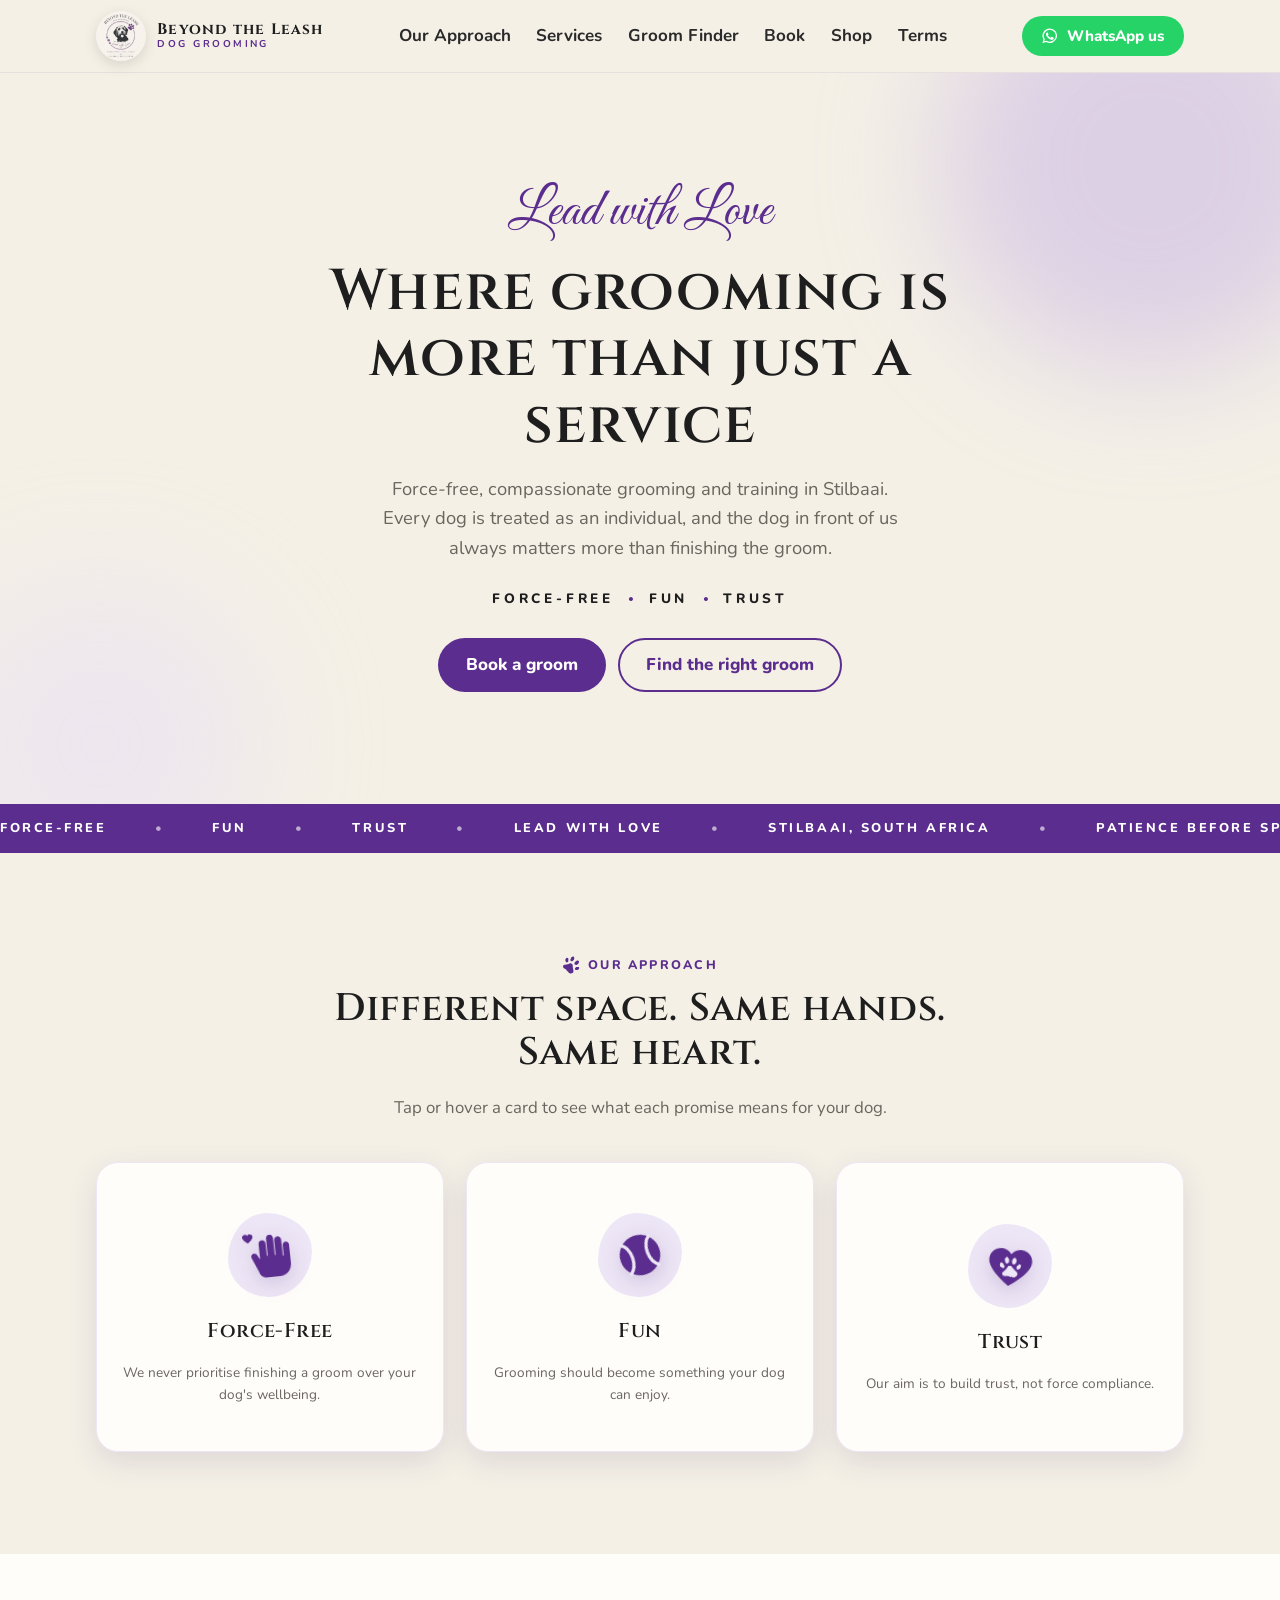
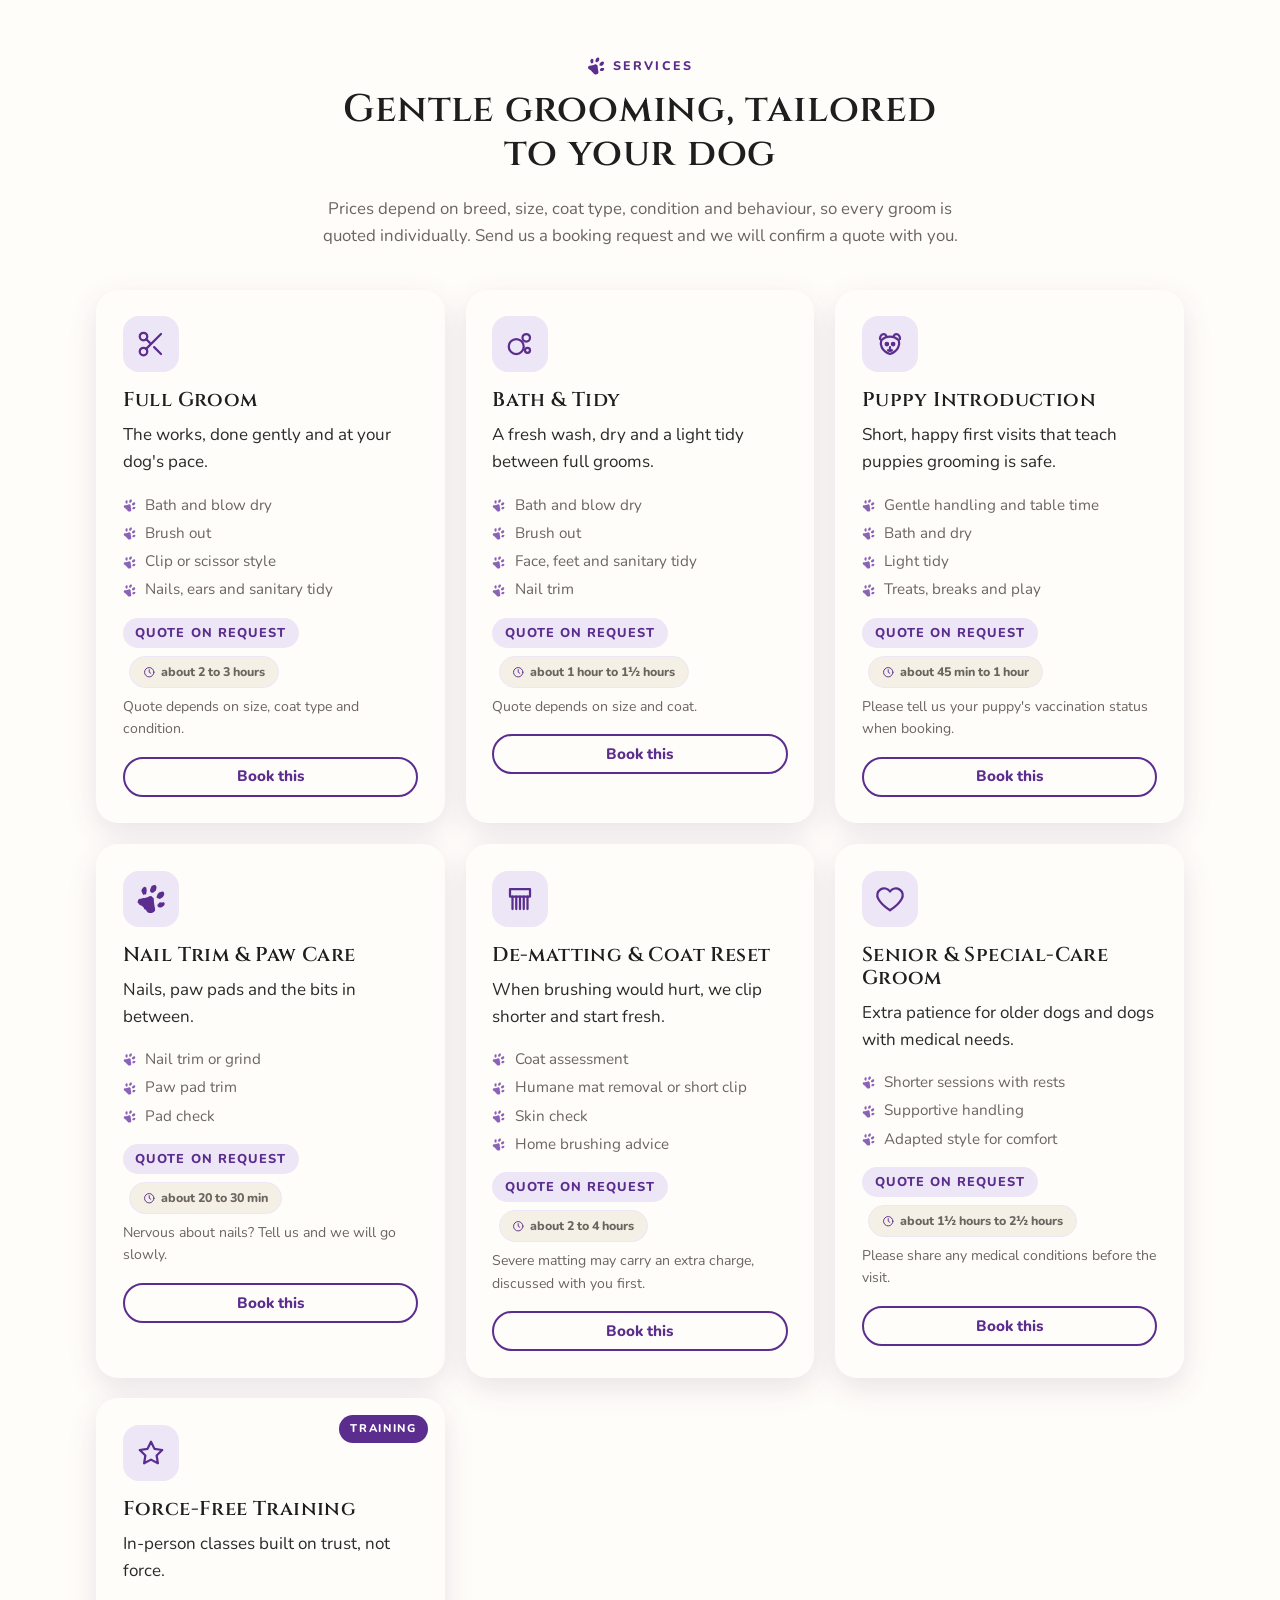
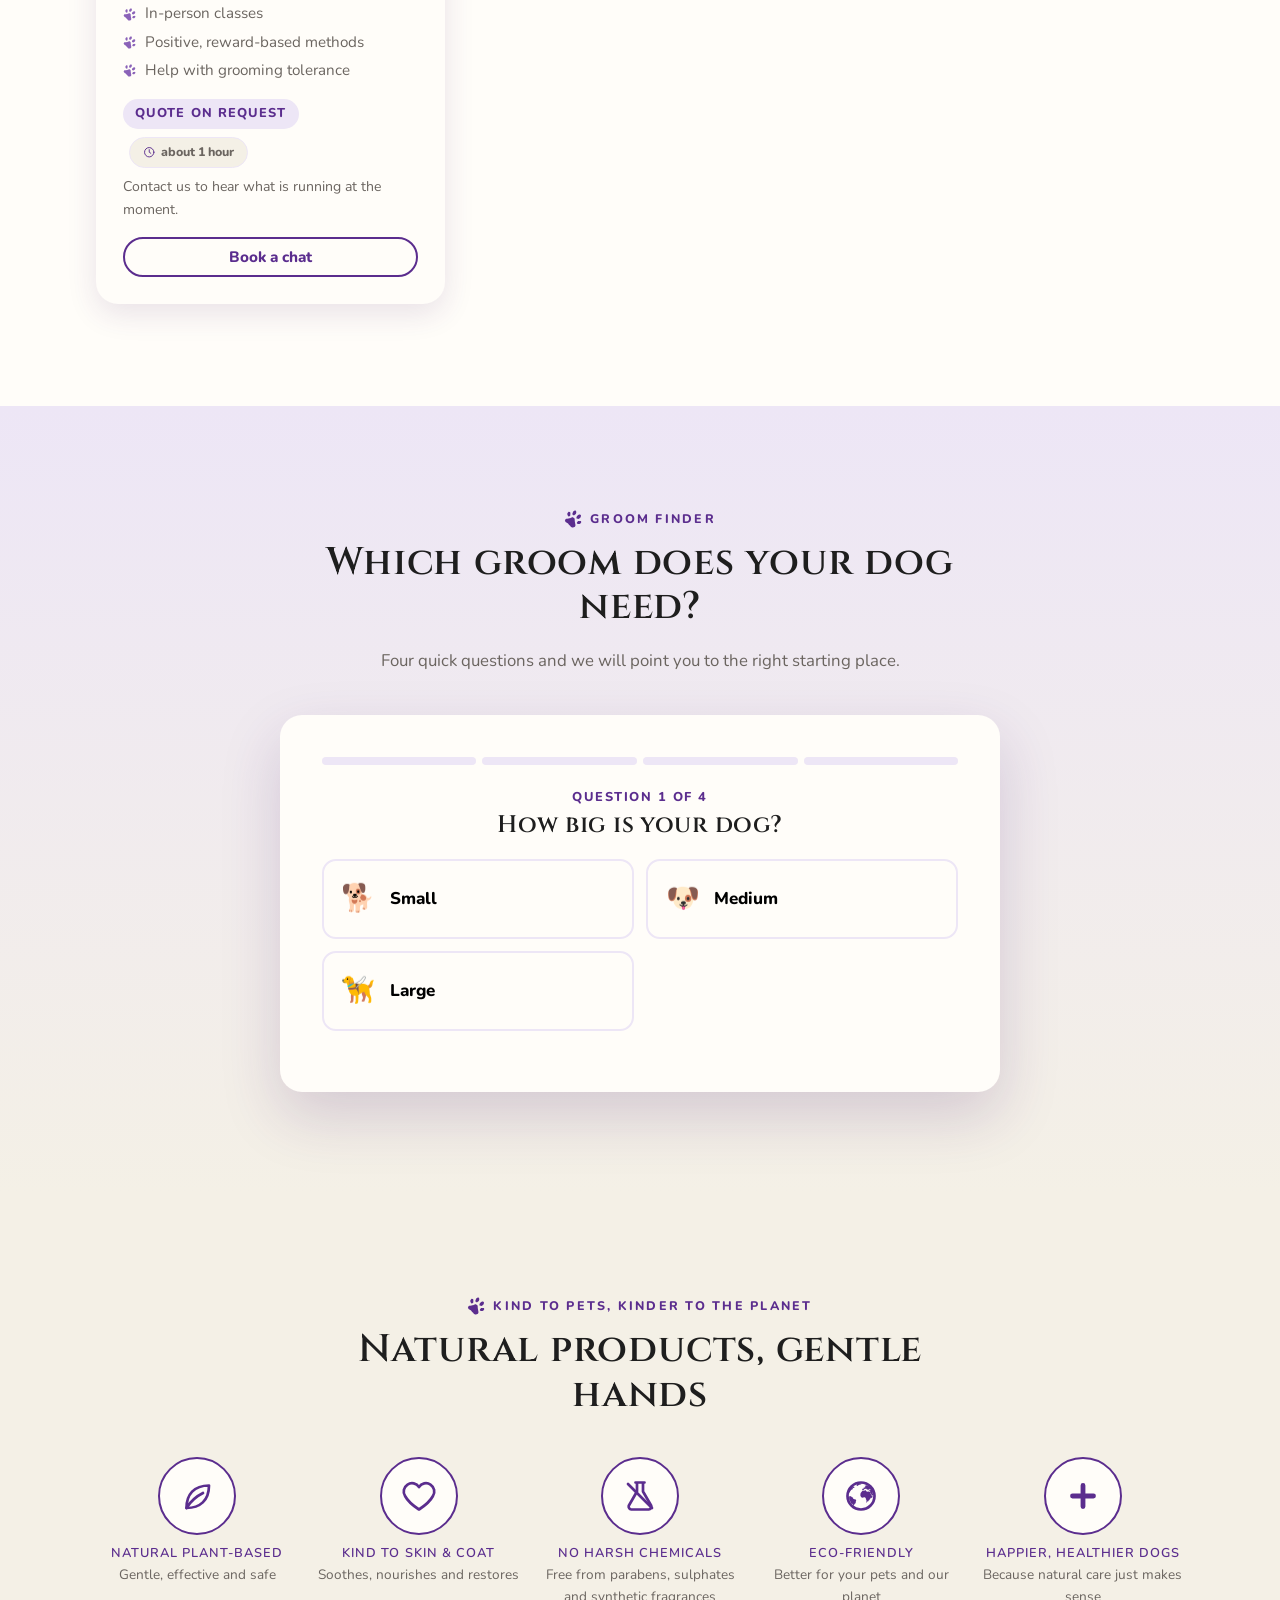
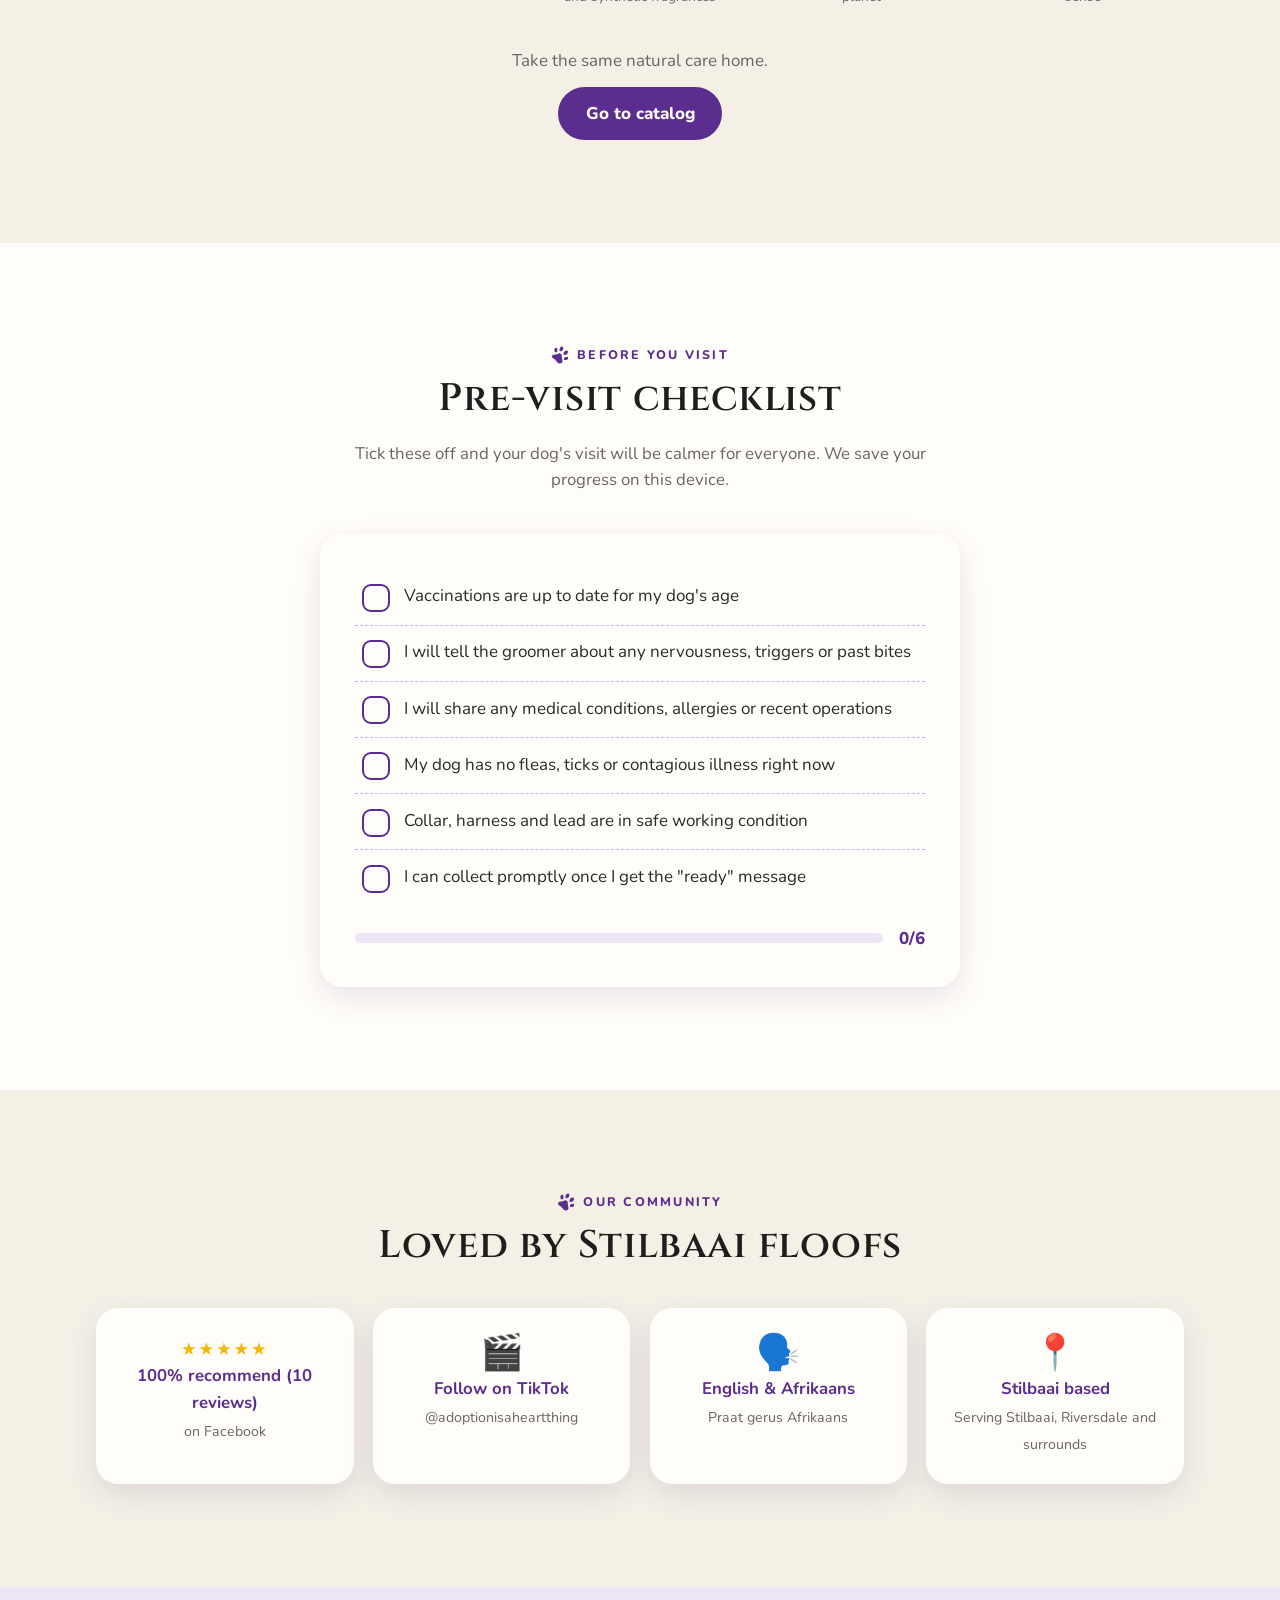
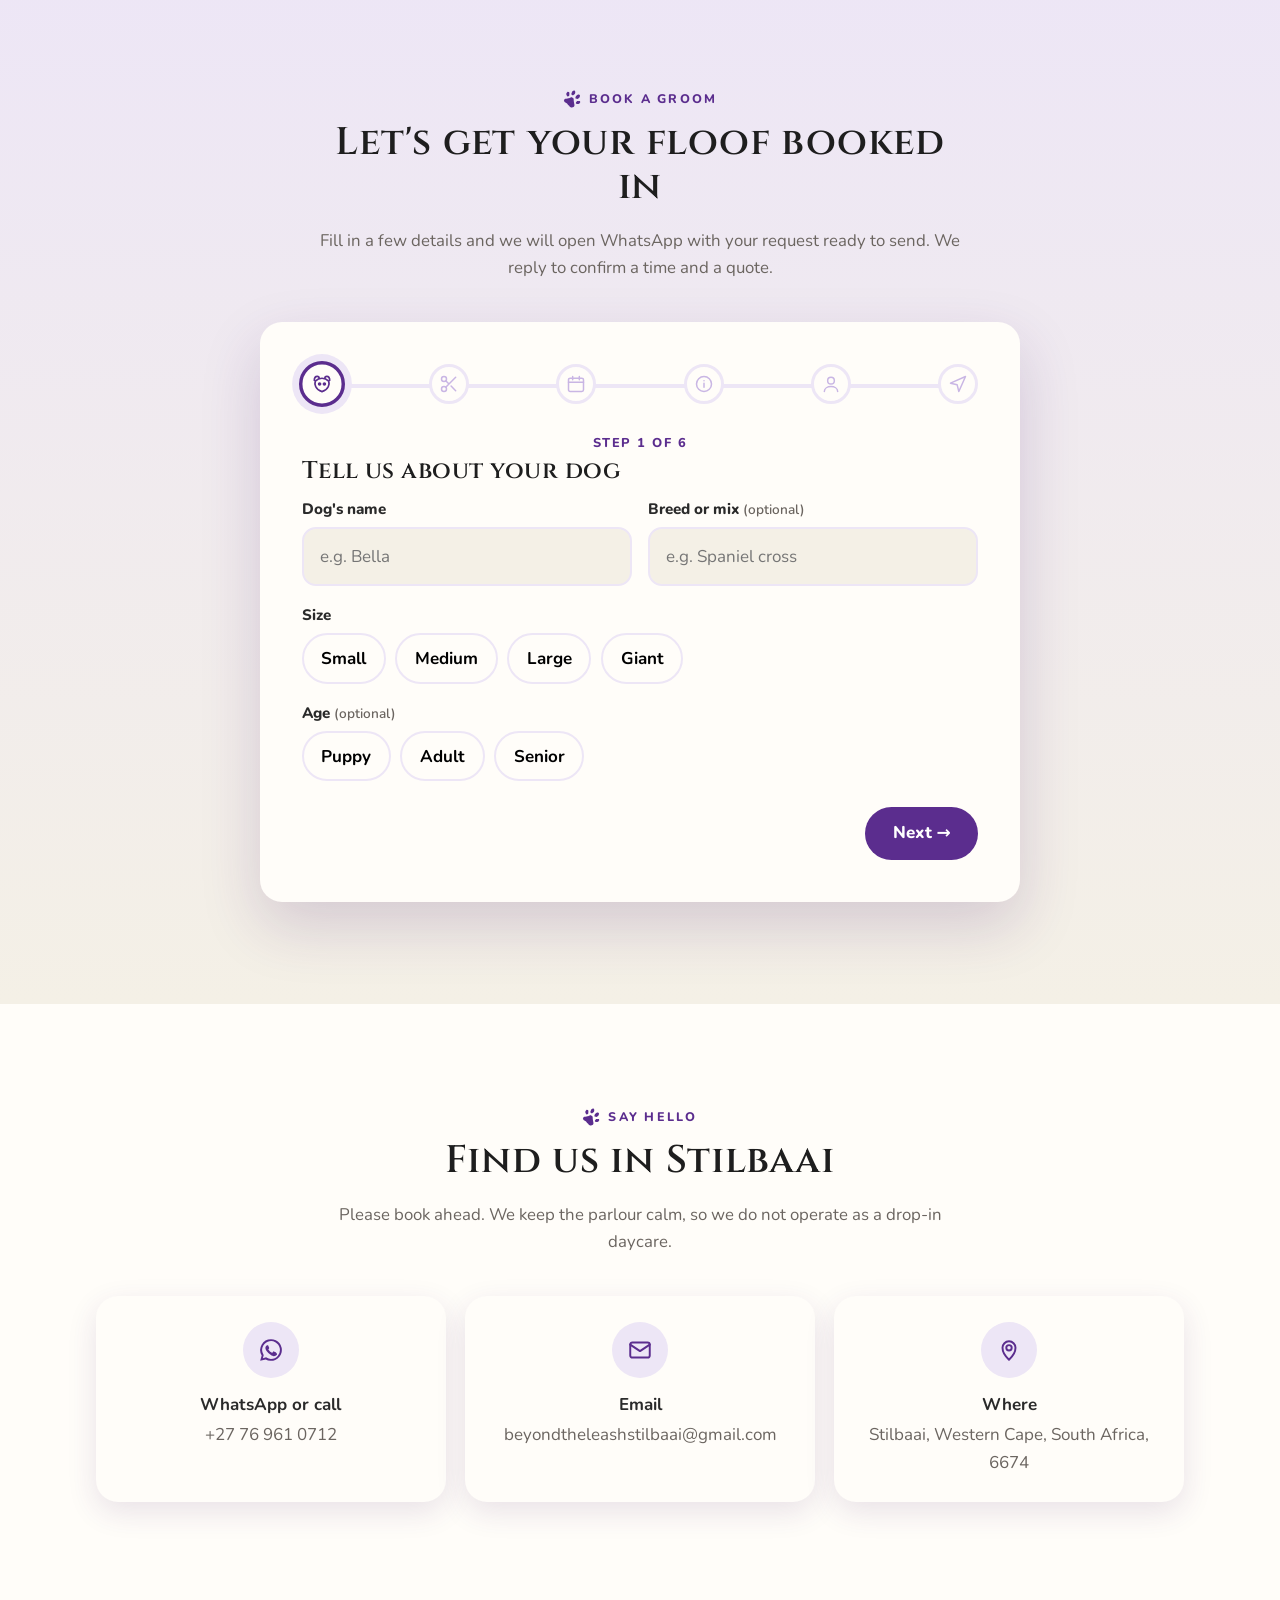
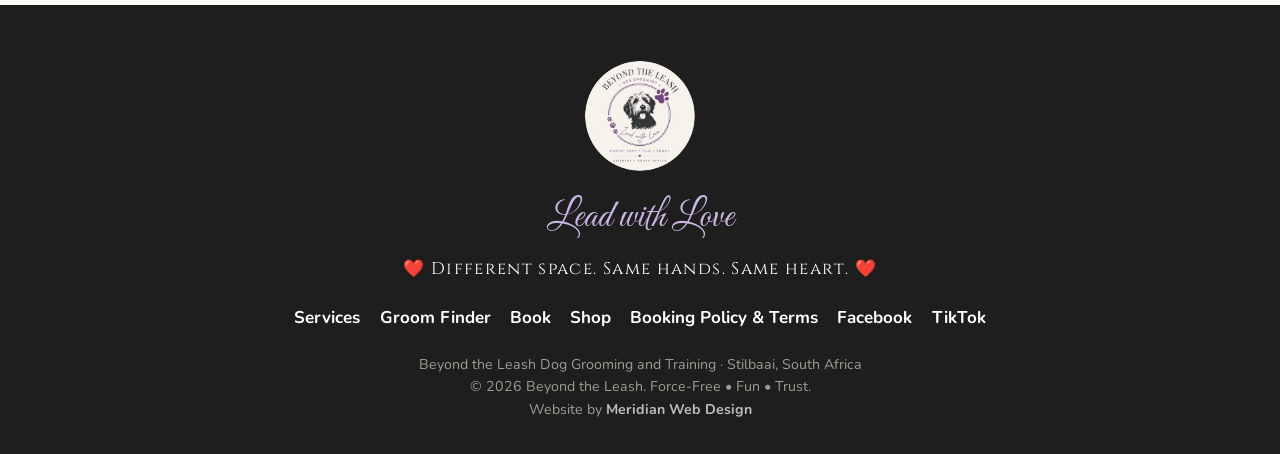
<file: index.html>
<!doctype html>
<html lang="en">
<head>
  <meta charset="utf-8">
  <meta name="viewport" content="width=device-width, initial-scale=1">
  <title>Beyond the Leash | Force-Free Dog Grooming in Stilbaai</title>
  <meta name="description" content="Force-free, fun, trust-based dog grooming and training in Stilbaai, South Africa. Book your dog's groom on WhatsApp. Lead with Love.">
  <meta name="theme-color" content="#5B2D8E">
  <meta property="og:title" content="Beyond the Leash | Dog Grooming, Stilbaai">
  <meta property="og:description" content="Where grooming is more than just a service. Force-Free • Fun • Trust.">
  <meta property="og:image" content="assets/logo.png">
  <link rel="icon" href="assets/favicon.svg" type="image/svg+xml">
  <link rel="preconnect" href="https://fonts.googleapis.com">
  <link rel="preconnect" href="https://fonts.gstatic.com" crossorigin>
  <link href="https://fonts.googleapis.com/css2?family=Cinzel:wght@600;700&family=Great+Vibes&family=Nunito:wght@600;700;800&display=swap" rel="stylesheet">
  <link rel="stylesheet" href="css/styles.css">
</head>
<body>

<header class="site-header">
  <div class="container">
    <nav class="nav" aria-label="Main">
      <a class="brand" href="#top">
        <img src="assets/logo.png" alt="Beyond the Leash logo" width="50" height="50">
        <span>Beyond the Leash<small>Dog Grooming</small></span>
      </a>
      <ul class="nav-links">
        <li><a href="#approach">Our Approach</a></li>
        <li><a href="#services">Services</a></li>
        <li><a href="#finder">Groom Finder</a></li>
        <li><a href="#book">Book</a></li>
        <li><a href="catalog.html">Shop</a></li>
        <li><a href="terms.html">Terms</a></li>
      </ul>
      <a class="btn btn-wa btn-sm nav-cta" data-wa-link href="#book">
        <svg viewBox="0 0 24 24" fill="currentColor" aria-hidden="true"><path d="M12 2a10 10 0 0 0-8.6 15.1L2 22l5.1-1.3A10 10 0 1 0 12 2zm0 18.2a8.2 8.2 0 0 1-4.2-1.2l-.3-.2-3 .8.8-2.9-.2-.3A8.2 8.2 0 1 1 12 20.2zm4.5-6.1c-.2-.1-1.5-.7-1.7-.8s-.4-.1-.6.1-.6.8-.8 1-.3.2-.5.1a6.7 6.7 0 0 1-3.3-2.9c-.3-.4.3-.4.7-1.3.1-.2 0-.3 0-.4l-.8-1.8c-.2-.5-.4-.4-.6-.4h-.5a1 1 0 0 0-.7.3 3 3 0 0 0-.9 2.2 5.2 5.2 0 0 0 1.1 2.8 12 12 0 0 0 4.6 4c1.7.7 2.3.8 3.1.6a2.7 2.7 0 0 0 1.8-1.2 2.2 2.2 0 0 0 .1-1.2c0-.1-.2-.2-.5-.3z"/></svg>
        WhatsApp us
      </a>
      <button class="nav-toggle" aria-label="Open menu" aria-expanded="false" aria-controls="mobile-menu"><span></span><span></span><span></span></button>
    </nav>
    <div class="mobile-menu" id="mobile-menu">
      <a href="#approach">Our Approach</a>
      <a href="#services">Services</a>
      <a href="#finder">Groom Finder</a>
      <a href="#book">Book a groom</a>
      <a href="catalog.html">Shop</a>
      <a href="terms.html">Booking Policy &amp; Terms</a>
      <a class="btn btn-wa" data-wa-link href="#book">WhatsApp us</a>
    </div>
  </div>
</header>

<main id="top">

  <!-- HERO -->
  <section class="hero" id="hero">
    <div class="hero-bg" aria-hidden="true">
      <div class="blob blob-1"></div>
      <div class="blob blob-2"></div>
      <div id="float-paws"></div>
    </div>
    <div class="container">
      <div class="hero-grid">
        <div class="hero-copy">
          <span class="script">Lead with Love</span>
          <h1>Where grooming is more than just a service</h1>
          <p class="lead">Force-free, compassionate grooming and training in Stilbaai. Every dog is treated as an individual, and the dog in front of us always matters more than finishing the groom.</p>
          <p class="tagline">Force-Free<span>•</span>Fun<span>•</span>Trust</p>
          <div class="hero-actions">
            <a class="btn btn-primary" href="#book">Book a groom</a>
            <a class="btn btn-outline" href="#finder">Find the right groom</a>
          </div>
        </div>
      </div>
    </div>
  </section>

  <div class="marquee" aria-hidden="true">
    <div class="marquee-track">
      <span>Force-Free <i>•</i> Fun <i>•</i> Trust <i>•</i> Lead with Love <i>•</i> Stilbaai, South Africa <i>•</i> Patience before speed <i>•</i></span>
      <span>Force-Free <i>•</i> Fun <i>•</i> Trust <i>•</i> Lead with Love <i>•</i> Stilbaai, South Africa <i>•</i> Patience before speed <i>•</i></span>
    </div>
  </div>

  <!-- APPROACH -->
  <section class="section" id="approach">
    <div class="container">
      <div class="section-head reveal">
        <span class="eyebrow">Our approach</span>
        <h2>Different space. Same hands. Same heart.</h2>
        <p>Tap or hover a card to see what each promise means for your dog.</p>
      </div>
      <div class="grid-3">
        <div class="flip reveal" tabindex="0">
          <div class="flip-inner">
            <div class="flip-face flip-front">
              <div class="big shape shape-hand" data-icon="hand"></div>
              <h3>Force-Free</h3>
              <p class="hint">We never prioritise finishing a groom over your dog's wellbeing.</p>
            </div>
            <div class="flip-face flip-back">
              <h3>No forcing. Ever.</h3>
              <p>If your dog becomes frightened or exhausted, we give breaks, adapt the groom, or stop. You only pay for the work reasonably completed and the time spent caring for your dog.</p>
            </div>
          </div>
        </div>
        <div class="flip reveal reveal-delay-1" tabindex="0">
          <div class="flip-inner">
            <div class="flip-face flip-front">
              <div class="big shape shape-ball" data-icon="ball"></div>
              <h3>Fun</h3>
              <p class="hint">Grooming should become something your dog can enjoy.</p>
            </div>
            <div class="flip-face flip-back">
              <h3>Treats, breaks, play</h3>
              <p>Early, gentle introductions and shorter, more frequent sessions help dogs learn that the grooming table is a safe, even happy, place to be.</p>
            </div>
          </div>
        </div>
        <div class="flip reveal reveal-delay-2" tabindex="0">
          <div class="flip-inner">
            <div class="flip-face flip-front">
              <div class="big shape shape-heart" data-icon="heartpaw"></div>
              <h3>Trust</h3>
              <p class="hint">Our aim is to build trust, not force compliance.</p>
            </div>
            <div class="flip-face flip-back">
              <h3>Patience before speed</h3>
              <p>Kindness, trust and safety come first. Senior dogs and dogs with medical conditions get extra consideration for their comfort and limits.</p>
            </div>
          </div>
        </div>
      </div>
    </div>
  </section>

  <!-- SERVICES -->
  <section class="section alt" id="services">
    <div class="container">
      <div class="section-head reveal">
        <span class="eyebrow">Services</span>
        <h2>Gentle grooming, tailored to your dog</h2>
        <p>Prices depend on breed, size, coat type, condition and behaviour, so every groom is quoted individually. Send us a booking request and we will confirm a quote with you.</p>
      </div>
      <div class="services-grid" id="services-grid"></div>
    </div>
  </section>

  <!-- QUIZ -->
  <section class="section lav" id="finder">
    <div class="container">
      <div class="section-head reveal">
        <span class="eyebrow">Groom Finder</span>
        <h2>Which groom does your dog need?</h2>
        <p>Four quick questions and we will point you to the right starting place.</p>
      </div>
      <div class="quiz reveal" id="quiz" aria-live="polite"></div>
    </div>
  </section>

  <!-- NATURAL STRIP -->
  <section class="section" id="natural">
    <div class="container">
      <div class="section-head reveal">
        <span class="eyebrow">Kind to pets, kinder to the planet</span>
        <h2>Natural products, gentle hands</h2>
      </div>
      <div class="badges reveal">
        <div class="badge-item"><div class="ring" data-icon="leaf"></div><h4>Natural plant-based</h4><p>Gentle, effective and safe</p></div>
        <div class="badge-item"><div class="ring" data-icon="heart"></div><h4>Kind to skin &amp; coat</h4><p>Soothes, nourishes and restores</p></div>
        <div class="badge-item"><div class="ring" data-icon="flask"></div><h4>No harsh chemicals</h4><p>Free from parabens, sulphates and synthetic fragrances</p></div>
        <div class="badge-item"><div class="ring" data-icon="globe"></div><h4>Eco-friendly</h4><p>Better for your pets and our planet</p></div>
        <div class="badge-item"><div class="ring" data-icon="plus"></div><h4>Happier, healthier dogs</h4><p>Because natural care just makes sense</p></div>
      </div>
      <div class="strip-cta reveal">
        <p>Take the same natural care home.</p>
        <a class="btn btn-primary" href="catalog.html">Go to catalog</a>
      </div>
    </div>
  </section>

  <!-- CHECKLIST -->
  <section class="section alt" id="checklist">
    <div class="container">
      <div class="section-head reveal">
        <span class="eyebrow">Before you visit</span>
        <h2>Pre-visit checklist</h2>
        <p>Tick these off and your dog's visit will be calmer for everyone. We save your progress on this device.</p>
      </div>
      <div class="checklist reveal" id="checklist-box"></div>
    </div>
  </section>

  <!-- SOCIAL PROOF -->
  <section class="section" id="community">
    <div class="container">
      <div class="section-head reveal">
        <span class="eyebrow">Our community</span>
        <h2>Loved by Stilbaai floofs</h2>
      </div>
      <div class="proof reveal">
        <a class="card" data-fb-link href="#" target="_blank" rel="noopener">
          <div class="stars">★★★★★</div>
          <b data-fb-label>100% recommend</b>
          <small>on Facebook</small>
        </a>
        <a class="card" data-tiktok-link href="#" target="_blank" rel="noopener">
          <div class="big">🎬</div>
          <b>Follow on TikTok</b>
          <small>@adoptionisaheartthing</small>
        </a>
        <div class="card">
          <div class="big">🗣️</div>
          <b>English &amp; Afrikaans</b>
          <small>Praat gerus Afrikaans</small>
        </div>
        <div class="card">
          <div class="big">📍</div>
          <b>Stilbaai based</b>
          <small data-service-area>Serving Stilbaai, Riversdale and surrounds</small>
        </div>
      </div>
    </div>
  </section>

  <!-- BOOKING -->
  <section class="section lav" id="book">
    <div class="container">
      <div class="section-head reveal">
        <span class="eyebrow">Book a groom</span>
        <h2>Let's get your floof booked in</h2>
        <p>Fill in a few details and we will open WhatsApp with your request ready to send. We reply to confirm a time and a quote.</p>
      </div>
      <div class="wizard reveal" id="wizard"></div>
    </div>
  </section>

  <!-- CONTACT -->
  <section class="section alt" id="contact">
    <div class="container">
      <div class="section-head reveal">
        <span class="eyebrow">Say hello</span>
        <h2>Find us in Stilbaai</h2>
        <p>Please book ahead. We keep the parlour calm, so we do not operate as a drop-in daycare.</p>
      </div>
      <div class="contact-grid reveal">
        <a class="card" data-wa-link href="#">
          <div class="icon" data-icon="whatsapp"></div>
          <b>WhatsApp or call</b>
          <span data-phone>+27 76 961 0712</span>
        </a>
        <a class="card" data-mail-link href="#">
          <div class="icon" data-icon="mail"></div>
          <b>Email</b>
          <span data-email>beyondtheleashstilbaai@gmail.com</span>
        </a>
        <div class="card">
          <div class="icon" data-icon="pin"></div>
          <b>Where</b>
          <span data-town>Stilbaai, Western Cape, South Africa, 6674</span>
        </div>
      </div>
    </div>
  </section>

</main>

<footer class="site-footer">
  <div class="container">
    <img src="assets/logo.png" alt="" width="110" height="110">
    <div class="script">Lead with Love</div>
    <p class="heart-line">❤️ Different space. Same hands. Same heart. ❤️</p>
    <nav aria-label="Footer">
      <a href="#services">Services</a>
      <a href="#finder">Groom Finder</a>
      <a href="#book">Book</a>
      <a href="catalog.html">Shop</a>
      <a href="terms.html">Booking Policy &amp; Terms</a>
      <a data-fb-link href="#" target="_blank" rel="noopener">Facebook</a>
      <a data-tiktok-link href="#" target="_blank" rel="noopener">TikTok</a>
    </nav>
    <small>Beyond the Leash Dog Grooming and Training · Stilbaai, South Africa</small>
    <small>© <span data-year></span> Beyond the Leash. Force-Free • Fun • Trust.</small>
    <small>Website by <a href="https://meridianwebdesign.co" rel="noopener">Meridian Web Design</a></small>
  </div>
</footer>

<a class="wa-fab" data-wa-link href="#book" aria-label="Chat on WhatsApp">
  <svg viewBox="0 0 24 24" fill="currentColor" aria-hidden="true"><path d="M12 2a10 10 0 0 0-8.6 15.1L2 22l5.1-1.3A10 10 0 1 0 12 2zm0 18.2a8.2 8.2 0 0 1-4.2-1.2l-.3-.2-3 .8.8-2.9-.2-.3A8.2 8.2 0 1 1 12 20.2zm4.5-6.1c-.2-.1-1.5-.7-1.7-.8s-.4-.1-.6.1-.6.8-.8 1-.3.2-.5.1a6.7 6.7 0 0 1-3.3-2.9c-.3-.4.3-.4.7-1.3.1-.2 0-.3 0-.4l-.8-1.8c-.2-.5-.4-.4-.6-.4h-.5a1 1 0 0 0-.7.3 3 3 0 0 0-.9 2.2 5.2 5.2 0 0 0 1.1 2.8 12 12 0 0 0 4.6 4c1.7.7 2.3.8 3.1.6a2.7 2.7 0 0 0 1.8-1.2 2.2 2.2 0 0 0 .1-1.2c0-.1-.2-.2-.5-.3z"/></svg>
</a>
<div class="toast" id="toast" role="status" aria-live="polite"></div>

<script src="js/data.js"></script>
<script src="js/main.js"></script>
<script src="js/quiz.js"></script>
<script src="js/booking.js"></script>
</body>
</html>
</file>
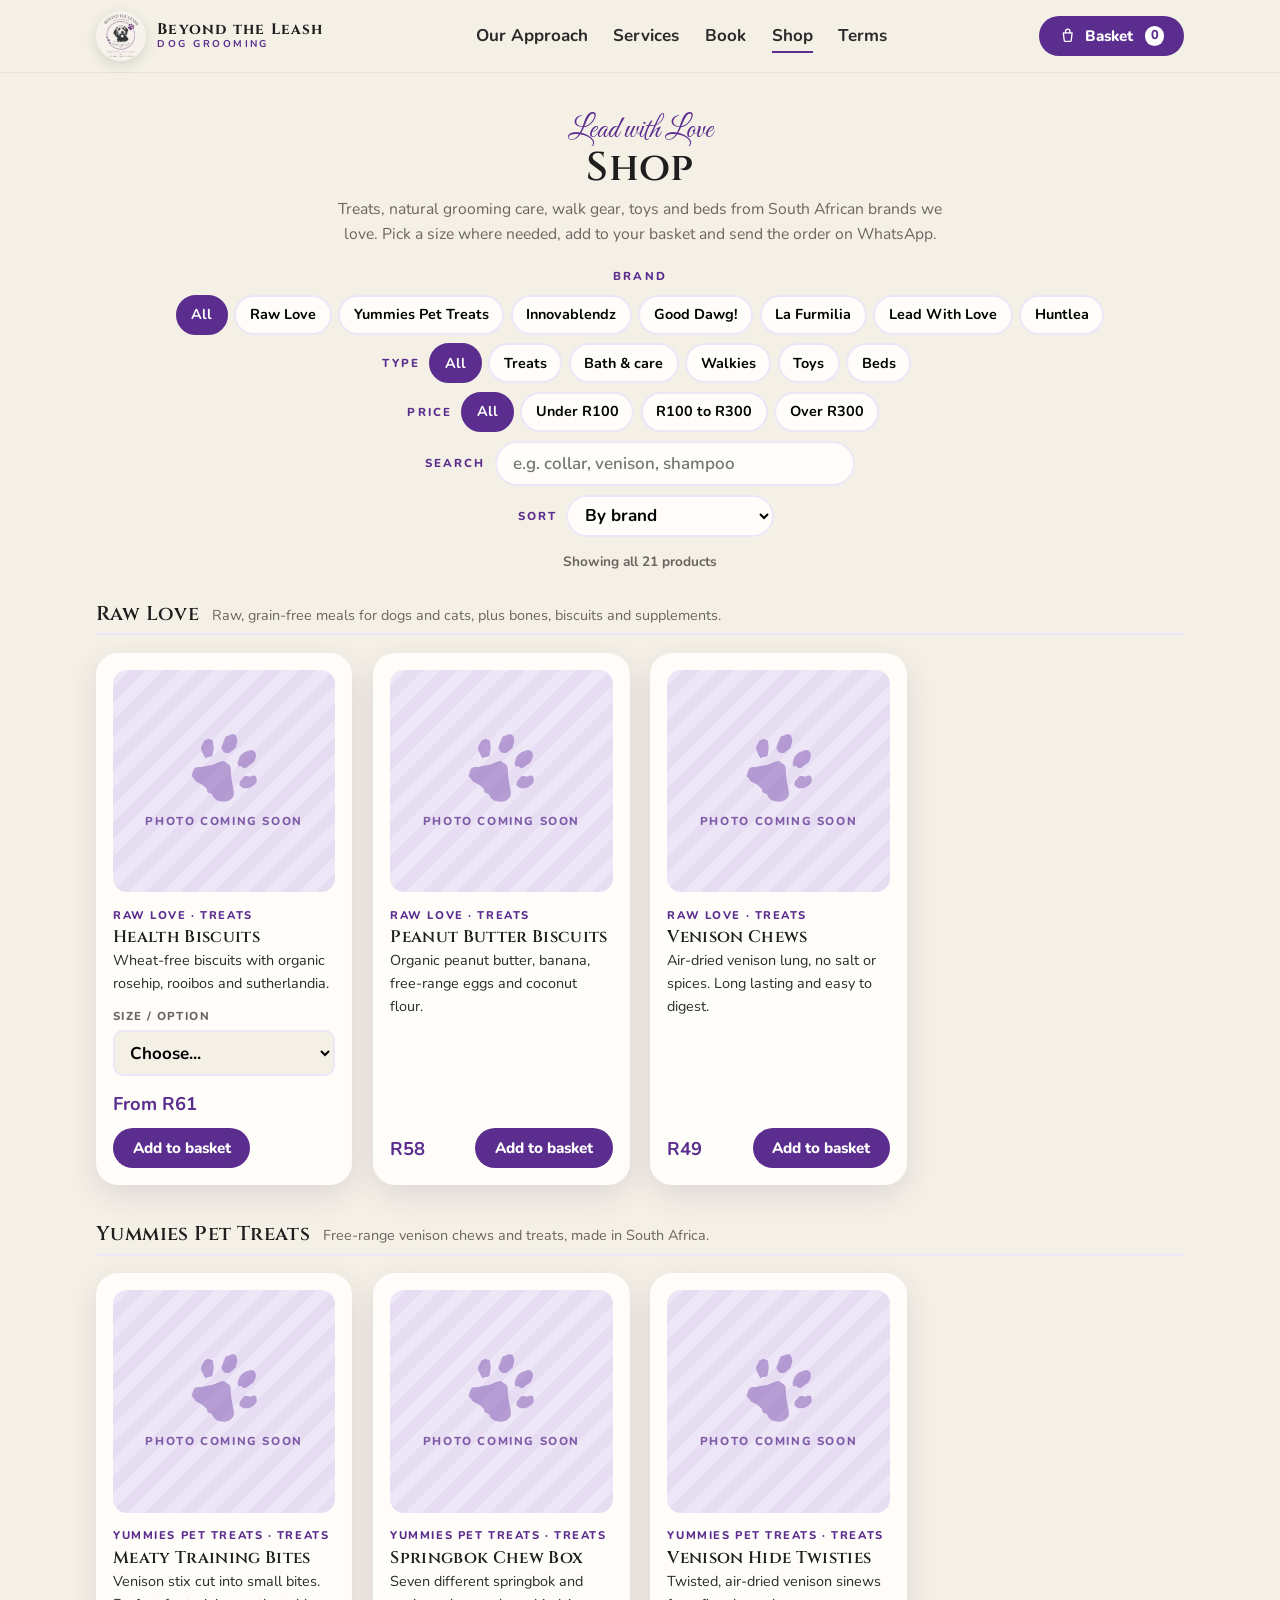
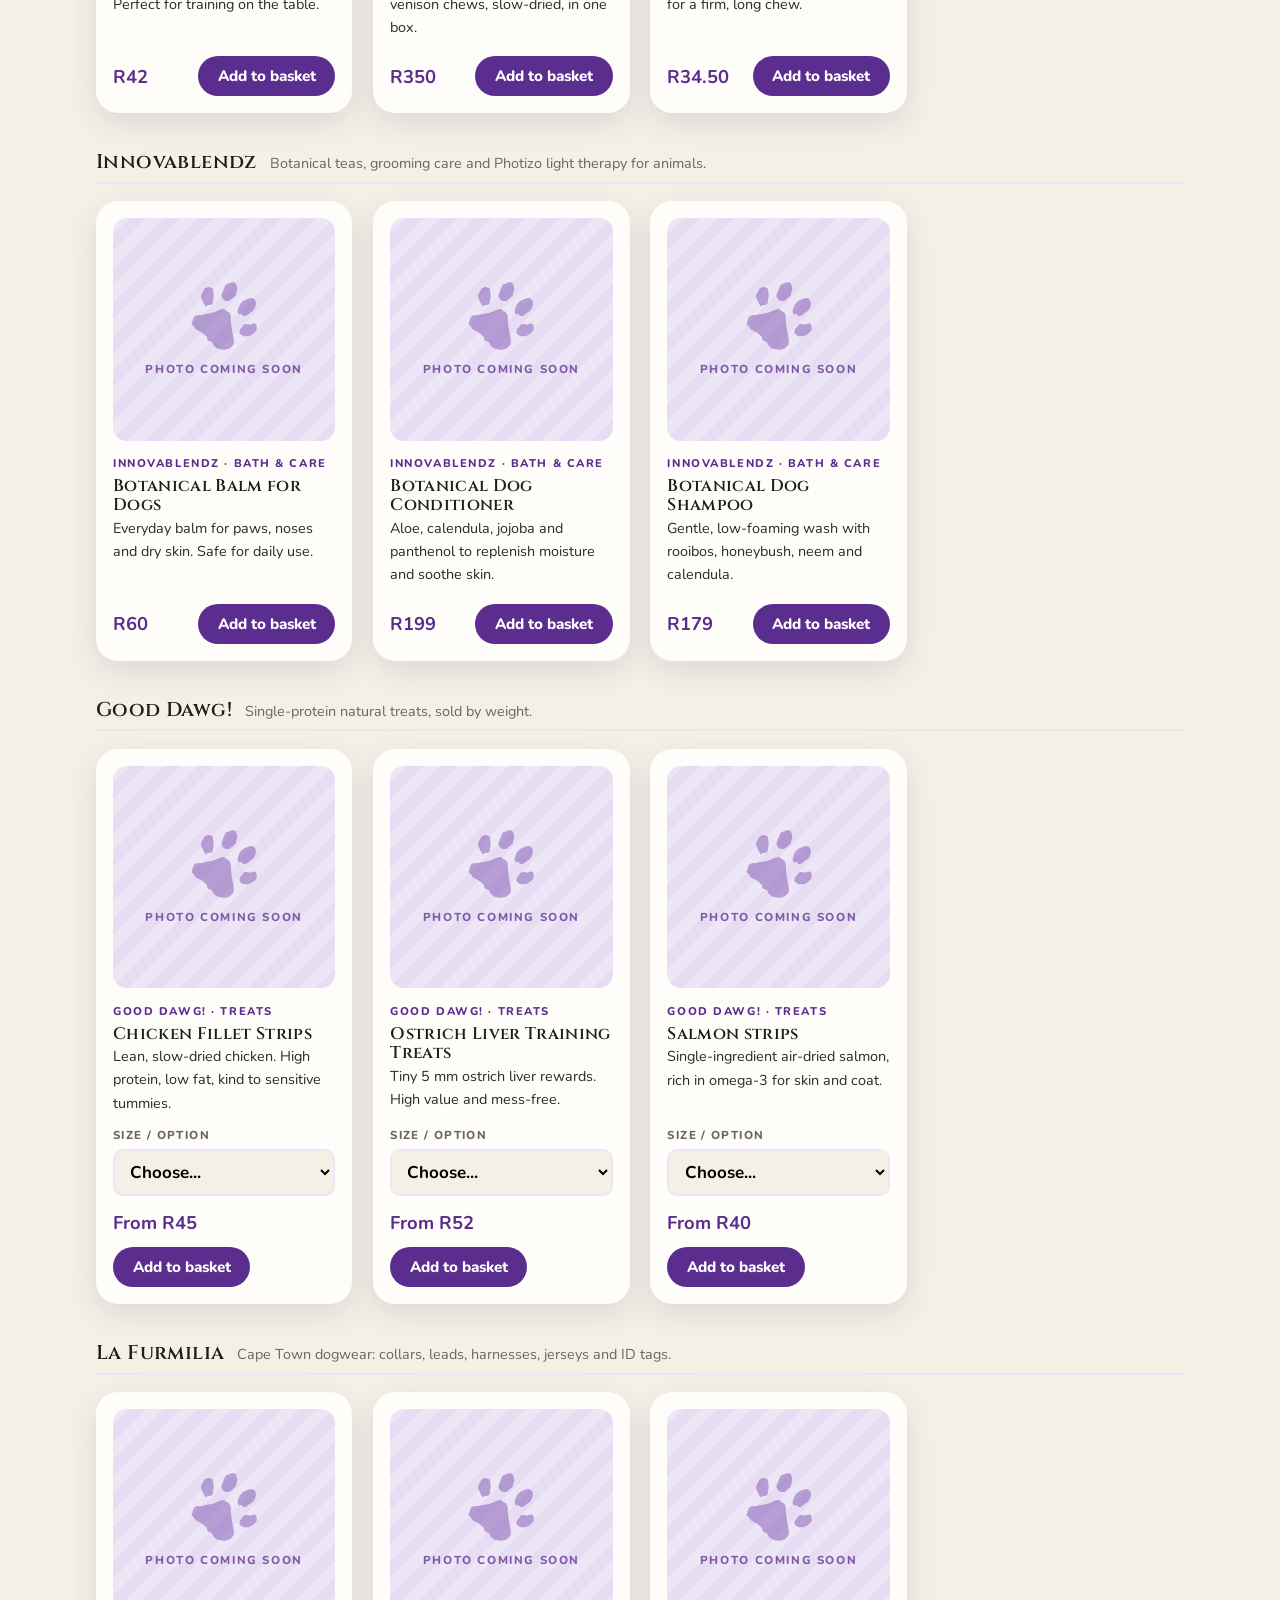
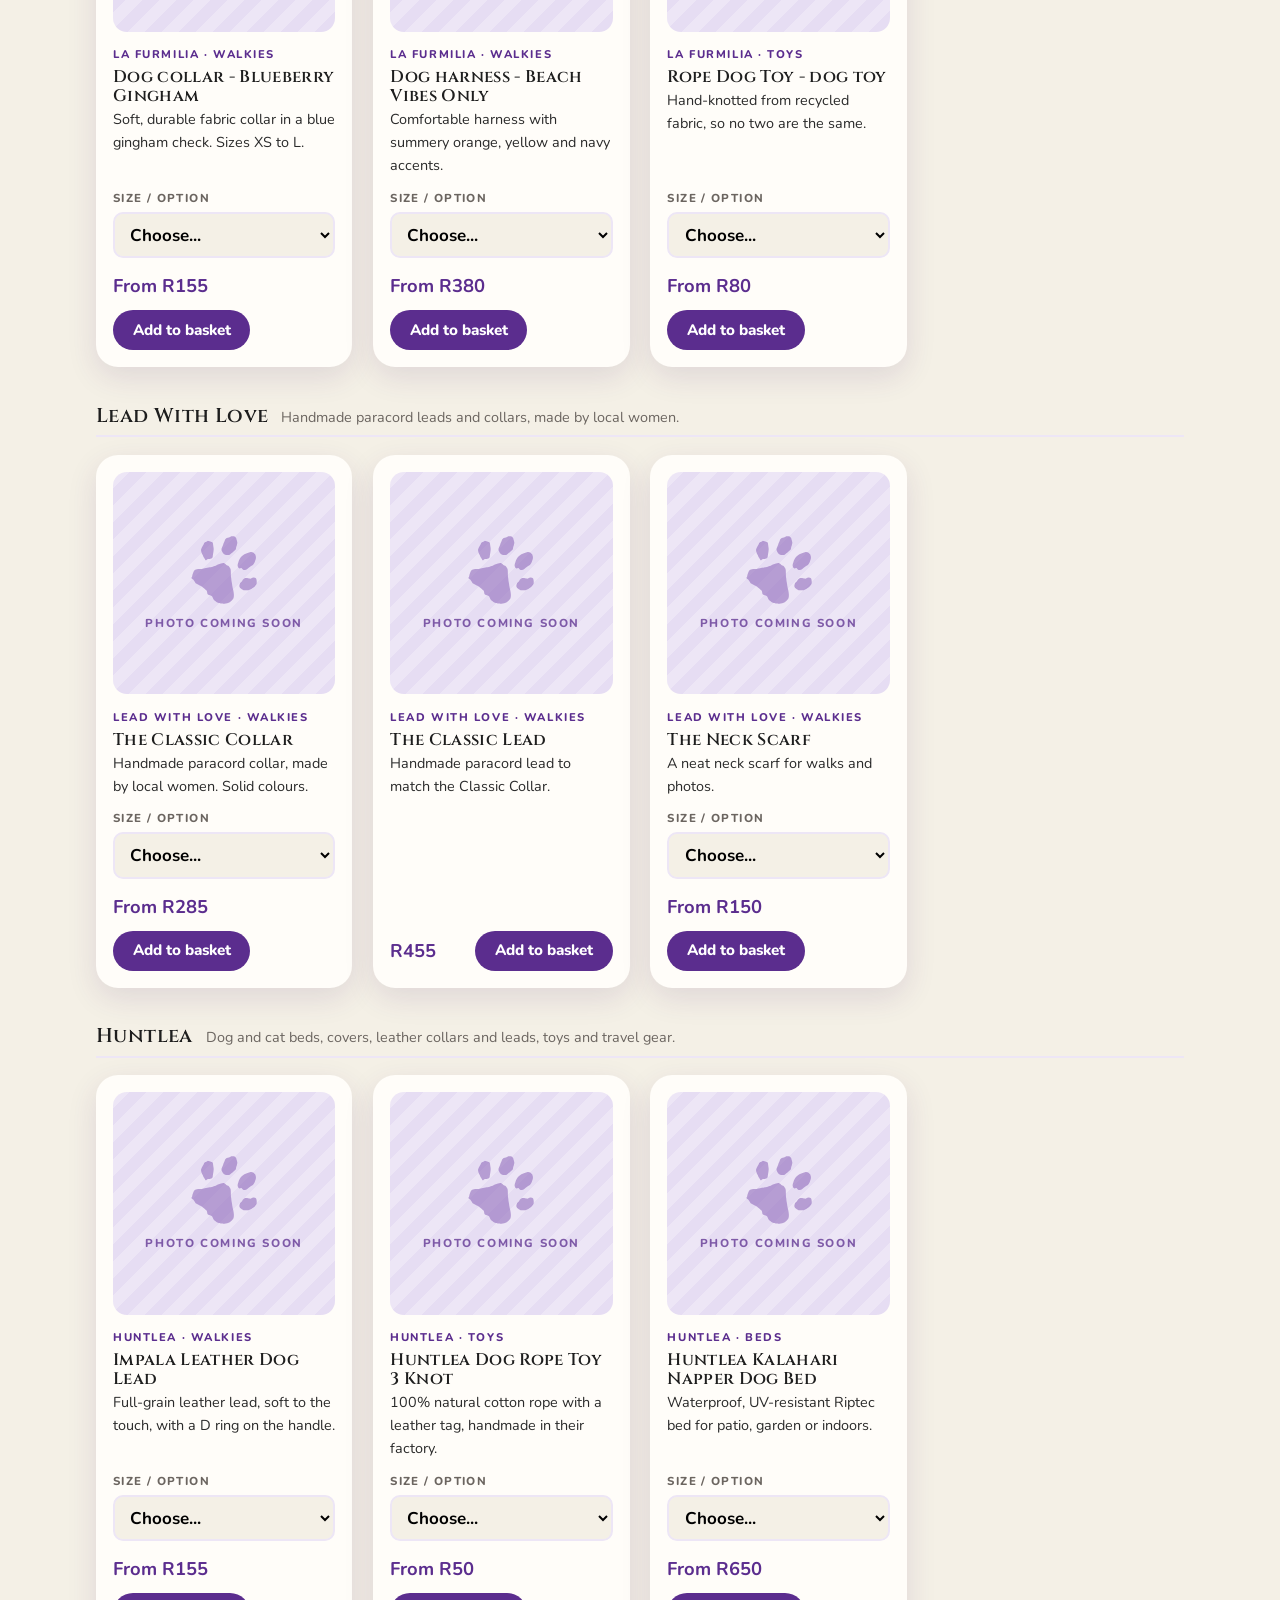
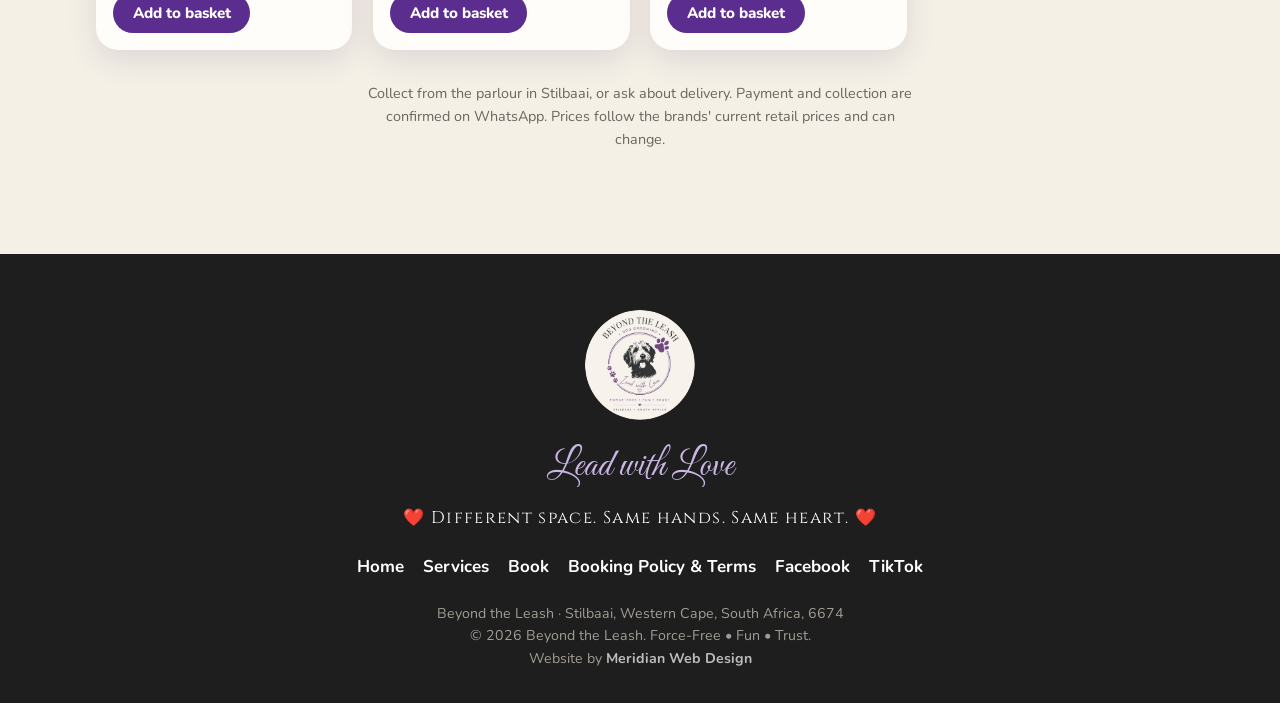
<file: catalog.html>
<!doctype html>
<html lang="en">
<head>
  <meta charset="utf-8">
  <meta name="viewport" content="width=device-width, initial-scale=1">
  <title>Shop | Beyond the Leash</title>
  <meta name="description" content="Natural grooming products, tools and treats from Beyond the Leash in Stilbaai. Order on WhatsApp.">
  <meta name="theme-color" content="#5B2D8E">
  <link rel="icon" href="assets/favicon.svg" type="image/svg+xml">
  <link rel="preconnect" href="https://fonts.googleapis.com">
  <link rel="preconnect" href="https://fonts.gstatic.com" crossorigin>
  <link href="https://fonts.googleapis.com/css2?family=Cinzel:wght@600;700&family=Great+Vibes&family=Nunito:wght@600;700;800&display=swap" rel="stylesheet">
  <link rel="stylesheet" href="css/styles.css">
</head>
<body>

<header class="site-header">
  <div class="container">
    <nav class="nav" aria-label="Main">
      <a class="brand" href="index.html">
        <img src="assets/logo.png" alt="Beyond the Leash logo" width="50" height="50">
        <span>Beyond the Leash<small>Dog Grooming</small></span>
      </a>
      <ul class="nav-links">
        <li><a href="index.html#approach">Our Approach</a></li>
        <li><a href="index.html#services">Services</a></li>
        <li><a href="index.html#book">Book</a></li>
        <li><a href="catalog.html" class="active">Shop</a></li>
        <li><a href="terms.html">Terms</a></li>
      </ul>
      <button class="btn btn-primary btn-sm nav-cta basket-btn" type="button" data-open-basket>
        <span data-icon="basket"></span> Basket <span class="count" data-basket-count>0</span>
      </button>
      <button class="nav-toggle" aria-label="Open menu" aria-expanded="false" aria-controls="mobile-menu"><span></span><span></span><span></span></button>
    </nav>
    <div class="mobile-menu" id="mobile-menu">
      <a href="index.html#approach">Our Approach</a>
      <a href="index.html#services">Services</a>
      <a href="index.html#book">Book a groom</a>
      <a href="catalog.html">Shop</a>
      <a href="terms.html">Booking Policy &amp; Terms</a>
      <a class="btn btn-wa" data-wa-link href="#">WhatsApp us</a>
    </div>
  </div>
</header>

<main>
  <section class="shop-hero">
    <div class="container">
      <span class="script">Lead with Love</span>
      <h1>Shop</h1>
      <p class="shop-intro">Treats, natural grooming care, walk gear, toys and beds from South African brands we love. Pick a size where needed, add to your basket and send the order on WhatsApp.</p>
      <div class="filters">
        <div class="filter-row"><span class="filter-label">Brand</span><div class="chips" id="brand-chips" role="tablist" aria-label="Brands"></div></div>
        <div class="filter-row"><span class="filter-label">Type</span><div class="chips" id="cat-chips" role="tablist" aria-label="Types"></div></div>
        <div class="filter-row"><span class="filter-label">Price</span><div class="chips" id="price-chips" role="tablist" aria-label="Price range"></div></div>
        <div class="filter-row filter-search"><label class="filter-label" for="search">Search</label><input type="search" id="search" class="search-input" placeholder="e.g. collar, venison, shampoo" autocomplete="off"></div>
        <div class="filter-row"><label class="filter-label" for="sort">Sort</label><select id="sort" class="sort-select">
          <option value="brand">By brand</option>
          <option value="name">Name A to Z</option>
          <option value="price-asc">Price, low to high</option>
          <option value="price-desc">Price, high to low</option>
        </select></div>
      </div>
      <div class="brand-intro" id="brand-intro"></div>
      <p class="results-line"><span id="results-count"></span> <button type="button" class="btn btn-ghost btn-sm" id="clear-filters" hidden>Clear filters</button></p>
    </div>
  </section>

  <section class="section shop-grid-section" id="shop">
    <div class="container">
      <div class="products-grid" id="products-grid"></div>
      <p class="shop-note" data-shop-note style="text-align:center;margin-top:2rem"></p>
    </div>
  </section>
</main>

<footer class="site-footer">
  <div class="container">
    <img src="assets/logo.png" alt="" width="110" height="110">
    <div class="script">Lead with Love</div>
    <p class="heart-line">❤️ Different space. Same hands. Same heart. ❤️</p>
    <nav aria-label="Footer">
      <a href="index.html">Home</a>
      <a href="index.html#services">Services</a>
      <a href="index.html#book">Book</a>
      <a href="terms.html">Booking Policy &amp; Terms</a>
      <a data-fb-link href="#" target="_blank" rel="noopener">Facebook</a>
      <a data-tiktok-link href="#" target="_blank" rel="noopener">TikTok</a>
    </nav>
    <small>Beyond the Leash · <span data-town></span></small>
    <small>© <span data-year></span> Beyond the Leash. Force-Free • Fun • Trust.</small>
    <small>Website by <a href="https://meridianwebdesign.co" rel="noopener">Meridian Web Design</a></small>
  </div>
</footer>

<!-- Basket bar (mobile) and drawer -->
<button class="basket-bar" type="button" data-open-basket hidden>
  <span><span data-icon="basket"></span> <b data-basket-count>0</b> in basket</span>
  <span data-basket-total>R0</span>
</button>
<div class="drawer-backdrop" data-close-basket hidden></div>
<aside class="drawer" id="basket" aria-label="Your basket" hidden>
  <div class="drawer-head">
    <h3>Your basket</h3>
    <button class="btn btn-ghost btn-sm" type="button" data-close-basket aria-label="Close basket">Close</button>
  </div>
  <div class="drawer-body" id="basket-lines"></div>
  <div class="drawer-foot">
    <div class="total-row"><span>Total</span><b data-basket-total>R0</b></div>
    <p class="shop-note" data-shop-note></p>
    <a class="btn btn-wa" id="order-wa" href="#" target="_blank" rel="noopener"><span data-icon="whatsapp"></span> Order on WhatsApp</a>
    <button class="btn btn-ghost btn-sm" type="button" id="clear-basket">Empty basket</button>
  </div>
</aside>
<div class="toast" id="toast" role="status" aria-live="polite"></div>

<script src="js/data.js"></script>
<script src="js/main.js"></script>
<script src="js/catalog.js"></script>
</body>
</html>
</file>
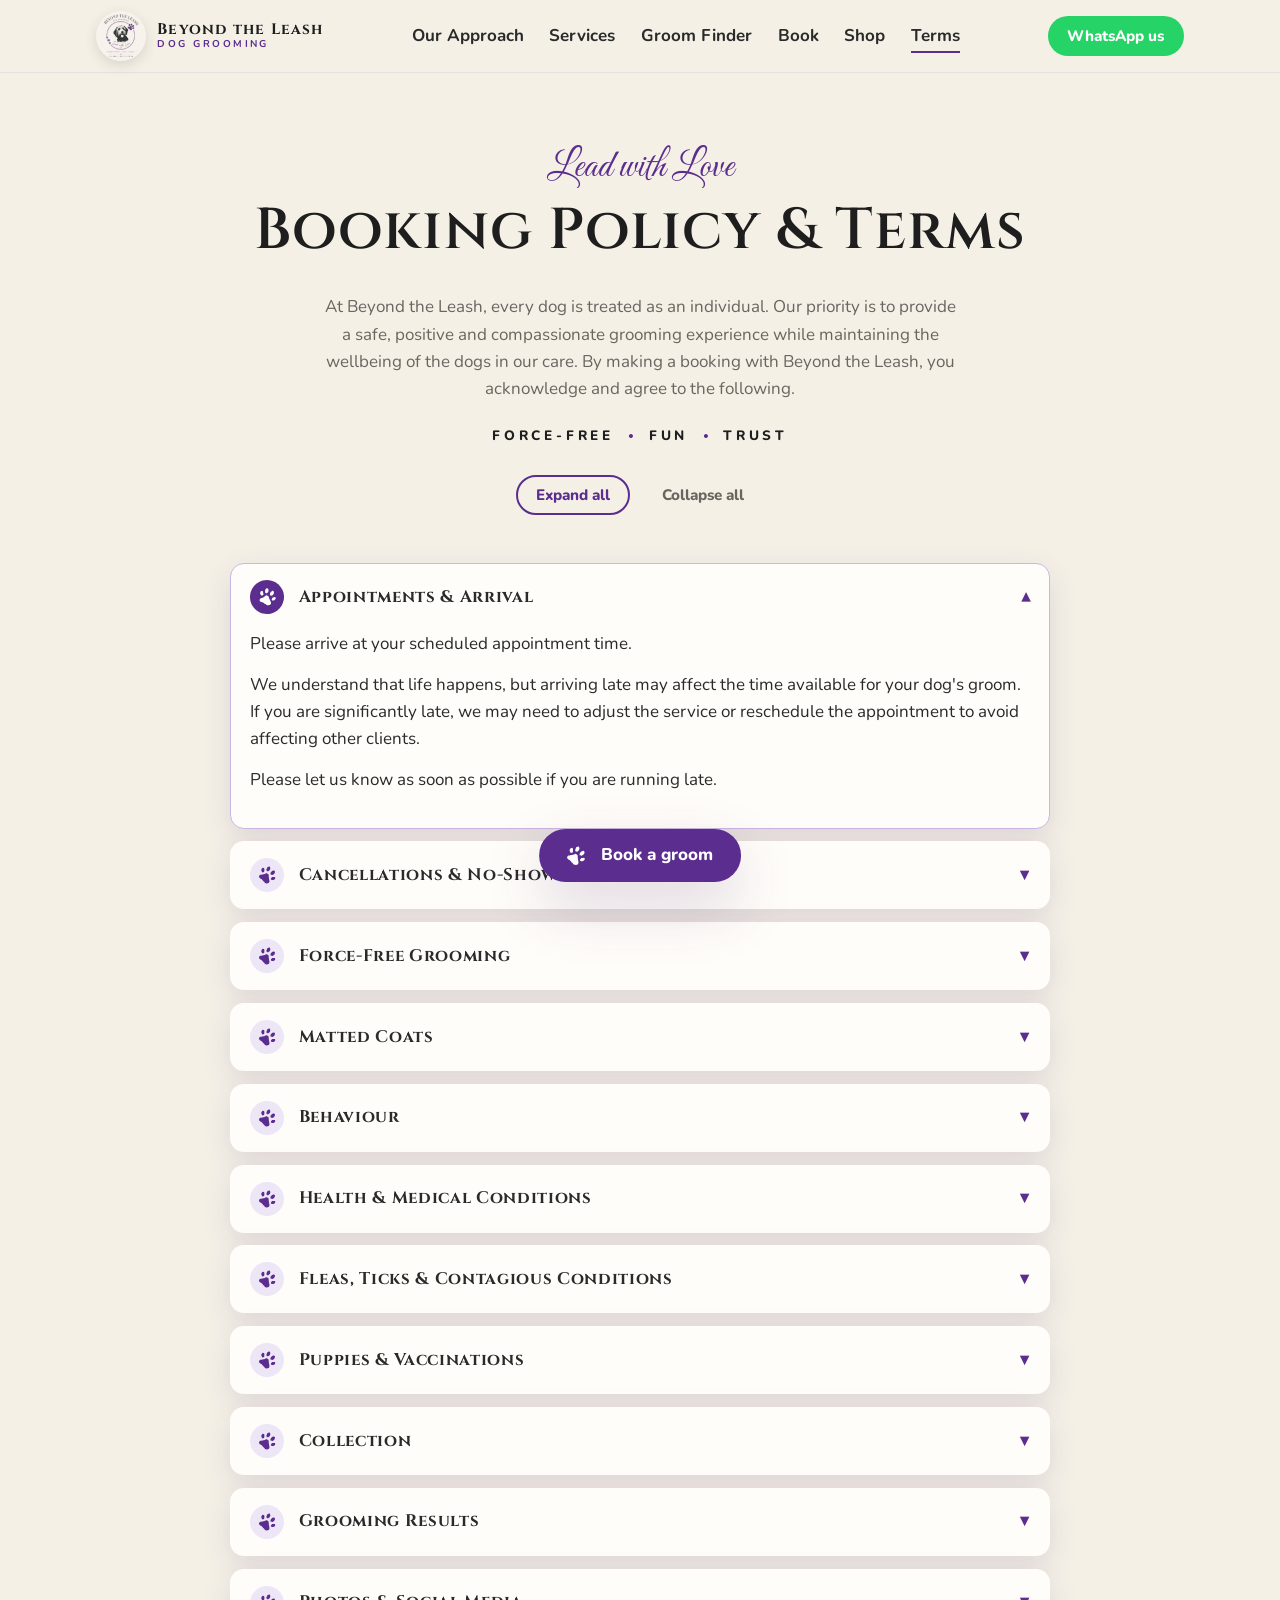
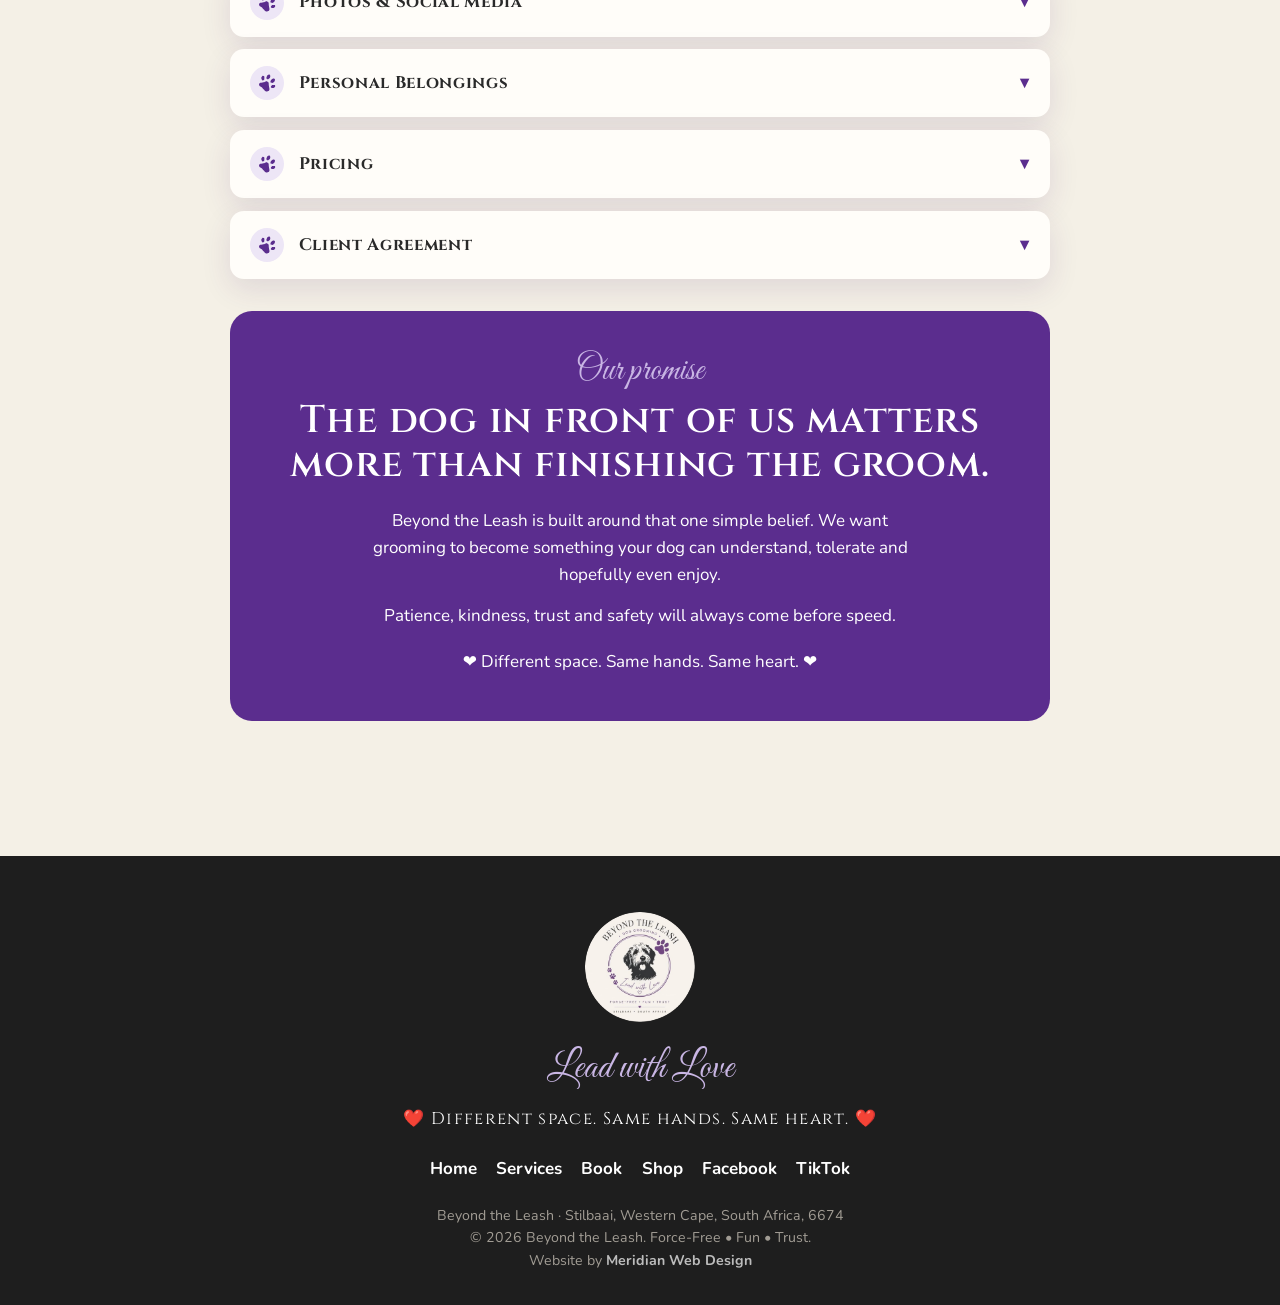
<file: terms.html>
<!doctype html>
<html lang="en">
<head>
  <meta charset="utf-8">
  <meta name="viewport" content="width=device-width, initial-scale=1">
  <title>Booking Policy &amp; Terms | Beyond the Leash</title>
  <meta name="description" content="Beyond the Leash booking policy and terms: force-free grooming, cancellations, matted coats, behaviour, health, collection, pricing and our promise.">
  <meta name="theme-color" content="#5B2D8E">
  <link rel="icon" href="assets/favicon.svg" type="image/svg+xml">
  <link rel="preconnect" href="https://fonts.googleapis.com">
  <link rel="preconnect" href="https://fonts.gstatic.com" crossorigin>
  <link href="https://fonts.googleapis.com/css2?family=Cinzel:wght@600;700&family=Great+Vibes&family=Nunito:wght@600;700;800&display=swap" rel="stylesheet">
  <link rel="stylesheet" href="css/styles.css">
</head>
<body>

<header class="site-header">
  <div class="container">
    <nav class="nav" aria-label="Main">
      <a class="brand" href="index.html">
        <img src="assets/logo.png" alt="Beyond the Leash logo" width="50" height="50">
        <span>Beyond the Leash<small>Dog Grooming</small></span>
      </a>
      <ul class="nav-links">
        <li><a href="index.html#approach">Our Approach</a></li>
        <li><a href="index.html#services">Services</a></li>
        <li><a href="index.html#finder">Groom Finder</a></li>
        <li><a href="index.html#book">Book</a></li>
        <li><a href="catalog.html">Shop</a></li>
        <li><a href="terms.html" class="active">Terms</a></li>
      </ul>
      <a class="btn btn-wa btn-sm nav-cta" data-wa-link href="index.html#book">WhatsApp us</a>
      <button class="nav-toggle" aria-label="Open menu" aria-expanded="false" aria-controls="mobile-menu"><span></span><span></span><span></span></button>
    </nav>
    <div class="mobile-menu" id="mobile-menu">
      <a href="index.html#approach">Our Approach</a>
      <a href="index.html#services">Services</a>
      <a href="index.html#finder">Groom Finder</a>
      <a href="index.html#book">Book a groom</a>
      <a href="catalog.html">Shop</a>
      <a class="btn btn-wa" data-wa-link href="index.html#book">WhatsApp us</a>
    </div>
  </div>
</header>

<main>
  <section class="terms-hero">
    <div class="container">
      <span class="script">Lead with Love</span>
      <h1>Booking Policy &amp; Terms</h1>
      <p style="max-width:640px;margin:0 auto 1.4rem;color:var(--muted)">At Beyond the Leash, every dog is treated as an individual. Our priority is to provide a safe, positive and compassionate grooming experience while maintaining the wellbeing of the dogs in our care. By making a booking with Beyond the Leash, you acknowledge and agree to the following.</p>
      <p class="tagline" style="justify-content:center">Force-Free<span>•</span>Fun<span>•</span>Trust</p>
      <div class="terms-tools">
        <button type="button" class="btn btn-outline btn-sm" id="expand-all">Expand all</button>
        <button type="button" class="btn btn-ghost btn-sm" id="collapse-all">Collapse all</button>
      </div>
    </div>
  </section>

  <section class="section" style="padding-top:0">
    <div class="container">
      <div class="accordion" id="terms">

        <details class="acc-item" open>
          <summary><span class="paw" data-icon="paw"></span>Appointments &amp; Arrival<span class="chev">▾</span></summary>
          <div class="acc-body">
            <p>Please arrive at your scheduled appointment time.</p>
            <p>We understand that life happens, but arriving late may affect the time available for your dog's groom. If you are significantly late, we may need to adjust the service or reschedule the appointment to avoid affecting other clients.</p>
            <p>Please let us know as soon as possible if you are running late.</p>
          </div>
        </details>

        <details class="acc-item">
          <summary><span class="paw" data-icon="paw"></span>Cancellations &amp; No-Shows<span class="chev">▾</span></summary>
          <div class="acc-body">
            <p>Our appointment times are reserved specifically for your dog.</p>
            <p>If you need to cancel or reschedule, please give us at least <strong>24 hours' notice</strong> wherever possible.</p>
            <p>Repeated late cancellations or missed appointments may result in a booking deposit being required before future appointments are confirmed.</p>
            <p>Clients who repeatedly fail to arrive for appointments without contacting us may be required to pay for the missed appointment before another booking is accepted.</p>
            <p>We completely understand that genuine emergencies happen and will always consider these individually.</p>
          </div>
        </details>

        <details class="acc-item">
          <summary><span class="paw" data-icon="paw"></span>Force-Free Grooming<span class="chev">▾</span></summary>
          <div class="acc-body">
            <p>Beyond the Leash follows a <strong>force-free, compassionate approach to grooming</strong>.</p>
            <p>We will never prioritise completing a groom over your dog's physical or emotional wellbeing.</p>
            <p>If your dog becomes excessively frightened, distressed, exhausted, aggressive or unable to safely tolerate part of the grooming process, we may:</p>
            <ul>
              <li>Give your dog additional breaks</li>
              <li>Modify the groom</li>
              <li>Stop a particular procedure</li>
              <li>End the grooming session early</li>
              <li>Recommend shorter or more frequent grooming sessions</li>
              <li>Suggest veterinary or behavioural assistance where appropriate</li>
            </ul>
            <p>You will only be charged for the work reasonably completed and/or the time spent caring for and working with your dog.</p>
            <p>Our aim is to build trust, not force compliance.</p>
          </div>
        </details>

        <details class="acc-item">
          <summary><span class="paw" data-icon="paw"></span>Matted Coats<span class="chev">▾</span></summary>
          <div class="acc-body">
            <p>Severe matting can be painful and may hide skin irritation, sores, parasites or other conditions.</p>
            <p>Where brushing or dematting would cause unnecessary discomfort, we may recommend clipping the coat shorter.</p>
            <p>Your dog's comfort will always take priority over maintaining a particular hairstyle.</p>
            <p>Removal of severe matting can occasionally reveal existing skin conditions or cause temporary redness or sensitivity. We will take reasonable care to minimise discomfort and will inform you of anything concerning that we discover.</p>
            <p>Additional charges may apply for significantly matted coats because of the extra time, equipment wear and care required. Wherever practical, this will be discussed with you.</p>
          </div>
        </details>

        <details class="acc-item">
          <summary><span class="paw" data-icon="paw"></span>Behaviour<span class="chev">▾</span></summary>
          <div class="acc-body">
            <p>Please tell us before the appointment if your dog:</p>
            <ul>
              <li>Has previously bitten or attempted to bite</li>
              <li>Is nervous or reactive</li>
              <li>Dislikes particular areas being handled</li>
              <li>Has had a difficult grooming experience</li>
              <li>Has known triggers</li>
              <li>Requires special handling</li>
            </ul>
            <p>This does <strong>not</strong> automatically mean we will refuse your dog.</p>
            <p>Knowing this information helps us prepare properly and make the experience safer and more comfortable for everyone.</p>
            <p>However, Beyond the Leash reserves the right to stop a groom if continuing would create an unreasonable risk to the dog or groomer.</p>
          </div>
        </details>

        <details class="acc-item">
          <summary><span class="paw" data-icon="paw"></span>Health &amp; Medical Conditions<span class="chev">▾</span></summary>
          <div class="acc-body">
            <p>Please inform us of any medical conditions, injuries, allergies, skin problems, seizures, heart conditions, recent operations or other health concerns before grooming begins.</p>
            <p>Senior dogs and dogs with medical conditions will be groomed with additional consideration for their comfort and limitations.</p>
            <p>If we discover something concerning during grooming, we will bring it to your attention. Groomers cannot diagnose medical conditions, and veterinary advice may be recommended.</p>
            <p>In the event of a genuine medical emergency while your dog is in our care, we will attempt to contact you immediately. If you cannot be reached and urgent veterinary attention is reasonably necessary for your dog's welfare, you authorise us to seek veterinary assistance.</p>
            <p>Veterinary costs remain the responsibility of the dog's owner unless Beyond the Leash is legally responsible for the injury or incident.</p>
          </div>
        </details>

        <details class="acc-item">
          <summary><span class="paw" data-icon="paw"></span>Fleas, Ticks &amp; Contagious Conditions<span class="chev">▾</span></summary>
          <div class="acc-body">
            <p>Please do not bring your dog to the parlour if they have a known contagious illness or condition.</p>
            <p>If fleas or ticks are discovered during grooming, appropriate action may be taken to protect your dog and the other dogs using our premises.</p>
            <p>Additional charges may apply where additional treatment, cleaning or disinfection is required.</p>
            <p>If your dog is unwell before an appointment, please contact us so that we can decide together whether the appointment should be postponed.</p>
          </div>
        </details>

        <details class="acc-item">
          <summary><span class="paw" data-icon="paw"></span>Puppies &amp; Vaccinations<span class="chev">▾</span></summary>
          <div class="acc-body">
            <p>For the safety of your puppy and other dogs, puppies should have received the vaccinations appropriate for their age before attending the parlour.</p>
            <p>Please discuss your puppy's vaccination status with us when booking their first visit.</p>
            <p>Early, gentle grooming introductions are encouraged and form an important part of building a positive relationship with grooming.</p>
          </div>
        </details>

        <details class="acc-item">
          <summary><span class="paw" data-icon="paw"></span>Collection<span class="chev">▾</span></summary>
          <div class="acc-body">
            <p>We will contact you when your dog is ready for collection.</p>
            <p>Because we aim to maintain a calm environment and do not operate as a doggy daycare facility, please collect your dog within a reasonable period after being notified.</p>
            <p>If you are going to be delayed, please contact us.</p>
            <p>Repeated significantly late collections may result in an additional care fee.</p>
          </div>
        </details>

        <details class="acc-item">
          <summary><span class="paw" data-icon="paw"></span>Grooming Results<span class="chev">▾</span></summary>
          <div class="acc-body">
            <p>We will always try to achieve the style requested, but the final result depends on factors including:</p>
            <ul>
              <li>Coat type and condition</li>
              <li>Matting</li>
              <li>Previous grooming</li>
              <li>Your dog's behaviour and tolerance</li>
              <li>Skin or medical conditions</li>
              <li>The amount of coat available to work with</li>
            </ul>
            <p>Where the requested style cannot safely or comfortably be achieved, your dog's wellbeing will come first.</p>
          </div>
        </details>

        <details class="acc-item">
          <summary><span class="paw" data-icon="paw"></span>Photos &amp; Social Media<span class="chev">▾</span></summary>
          <div class="acc-body">
            <p>We love celebrating our Beyond the Leash floofs!</p>
            <p>With your permission, photographs or short videos of your dog may be taken during or after their visit and used on Beyond the Leash social media, website or marketing materials.</p>
            <p>You are completely welcome to decline photography. This will never affect the care your dog receives.</p>
          </div>
        </details>

        <details class="acc-item">
          <summary><span class="paw" data-icon="paw"></span>Personal Belongings<span class="chev">▾</span></summary>
          <div class="acc-body">
            <p>Please ensure collars, harnesses and leads are in safe working condition.</p>
            <p>Beyond the Leash cannot accept responsibility for ordinary wear, damage or loss of personal accessories unless caused by our negligence.</p>
          </div>
        </details>

        <details class="acc-item">
          <summary><span class="paw" data-icon="paw"></span>Pricing<span class="chev">▾</span></summary>
          <div class="acc-body">
            <p>Prices are based on factors including breed, size, coat type, coat condition, behaviour, grooming requirements and the time required to complete the service.</p>
            <p>Quoted prices may therefore be estimates rather than a guaranteed final price.</p>
            <p>Additional charges may apply for circumstances such as severe matting, excessive coat, fleas, additional handling requirements or significantly extended grooming time.</p>
            <p>Where reasonably possible, we will discuss substantial additional charges with you before proceeding.</p>
          </div>
        </details>

        <details class="acc-item">
          <summary><span class="paw" data-icon="paw"></span>Client Agreement<span class="chev">▾</span></summary>
          <div class="acc-body">
            <p>By confirming an appointment with Beyond the Leash, I confirm that:</p>
            <ul>
              <li>I am the owner of the dog or have authority to make decisions regarding the dog's care.</li>
              <li>I have provided accurate information regarding my dog's health, behaviour and grooming history to the best of my knowledge.</li>
              <li>I understand and accept Beyond the Leash's force-free grooming approach.</li>
              <li>I understand that a groom may be changed or stopped where continuing would compromise the dog's welfare or safety.</li>
              <li>I have read and agree to the Beyond the Leash Booking Policy &amp; Terms.</li>
            </ul>
          </div>
        </details>

      </div>

      <div class="promise reveal">
        <span class="script">Our promise</span>
        <h2>The dog in front of us matters more than finishing the groom.</h2>
        <p>Beyond the Leash is built around that one simple belief. We want grooming to become something your dog can understand, tolerate and hopefully even enjoy.</p>
        <p>Patience, kindness, trust and safety will always come before speed.</p>
        <p class="heart-line" style="margin-top:1.2rem">❤️ Different space. Same hands. Same heart. ❤️</p>
      </div>
    </div>
  </section>
</main>

<footer class="site-footer">
  <div class="container">
    <img src="assets/logo.png" alt="" width="110" height="110">
    <div class="script">Lead with Love</div>
    <p class="heart-line">❤️ Different space. Same hands. Same heart. ❤️</p>
    <nav aria-label="Footer">
      <a href="index.html">Home</a>
      <a href="index.html#services">Services</a>
      <a href="index.html#book">Book</a>
      <a href="catalog.html">Shop</a>
      <a data-fb-link href="#" target="_blank" rel="noopener">Facebook</a>
      <a data-tiktok-link href="#" target="_blank" rel="noopener">TikTok</a>
    </nav>
    <small>Beyond the Leash · <span data-town></span></small>
    <small>© <span data-year></span> Beyond the Leash. Force-Free • Fun • Trust.</small>
    <small>Website by <a href="https://meridianwebdesign.co" rel="noopener">Meridian Web Design</a></small>
  </div>
</footer>

<a class="btn btn-primary sticky-book" href="index.html#book"><i class="ico" data-icon="paw"></i>Book a groom</a>
<div class="toast" id="toast" role="status" aria-live="polite"></div>

<script src="js/data.js"></script>
<script src="js/main.js"></script>
<script>
  (function () {
    var items = document.querySelectorAll('#terms details');
    document.getElementById('expand-all').addEventListener('click', function () { items.forEach(function (d) { d.open = true; }); });
    document.getElementById('collapse-all').addEventListener('click', function () { items.forEach(function (d) { d.open = false; }); });
  })();
</script>
</body>
</html>
</file>
<file: css/styles.css>
/* ==========================================================================
   Beyond the Leash - styles
   Palette and type are taken from the logo: cream, charcoal, deep purple.
   ========================================================================== */

:root {
  --cream: #F4F0E6;
  --cream-deep: #EAE3D3;
  --white: #FFFDF9;
  --charcoal: #1E1E1E;
  --ink: #2A2A2A;
  --muted: #6B6560;
  --purple: #5B2D8E;
  --purple-dark: #46216F;
  --purple-soft: #8A62B8;
  --lavender: #C9B6E4;
  --lavender-light: #EDE6F6;
  --whatsapp: #25D366;
  --whatsapp-dark: #1DA851;
  --shadow: 0 10px 30px rgba(70, 33, 111, 0.12);
  --shadow-lg: 0 24px 60px rgba(70, 33, 111, 0.18);
  --radius: 22px;
  --radius-sm: 14px;
  --font-serif: 'Cinzel', Georgia, serif;
  --font-script: 'Great Vibes', cursive;
  --font-body: 'Nunito', system-ui, sans-serif;
  --gutter: 16px;
  --max: 1120px;
}

*, *::before, *::after { box-sizing: border-box; }
html { scroll-behavior: smooth; -webkit-text-size-adjust: 100%; }
body {
  margin: 0;
  background: var(--cream);
  color: var(--ink);
  font-family: var(--font-body);
  font-size: 17px;
  line-height: 1.6;
  overflow-x: hidden;
}
img { max-width: 100%; display: block; }
a { color: var(--purple); }
button { font: inherit; cursor: pointer; }
input, select, textarea { font: inherit; }
:focus-visible { outline: 3px solid var(--purple-soft); outline-offset: 3px; border-radius: 6px; }
.sr-only { position: absolute; width: 1px; height: 1px; padding: 0; margin: -1px; overflow: hidden; clip: rect(0,0,0,0); white-space: nowrap; border: 0; }

h1, h2, h3, h4 { font-family: var(--font-serif); color: var(--charcoal); line-height: 1.15; margin: 0 0 .5em; font-weight: 600; letter-spacing: .02em; }
h1 { font-size: clamp(2rem, 5.5vw, 3.6rem); }
h2 { font-size: clamp(1.6rem, 3.6vw, 2.4rem); }
h3 { font-size: 1.25rem; }
p { margin: 0 0 1em; }
.script { font-family: var(--font-script); color: var(--purple); font-weight: 400; letter-spacing: 0; }
.eyebrow { display: inline-flex; align-items: center; gap: .5rem; text-transform: uppercase; letter-spacing: .18em; font-size: .78rem; font-weight: 800; color: var(--purple); margin-bottom: .75rem; }
.eyebrow::before { content: ''; width: 18px; height: 18px; background: url("data:image/svg+xml,%3Csvg xmlns='http://www.w3.org/2000/svg' viewBox='0 0 64 64'%3E%3Cpath fill='%235B2D8E' d='M31.1 61.9C31.0 61.9 30.3 61.8 29.3 61.8C27.8 61.7 27.6 61.6 26.8 61.2C25.8 60.8 24.9 60.1 23.6 59.0C22.8 58.3 22.7 58.1 22.2 57.1C21.9 56.4 21.6 55.7 21.3 55.4C20.8 54.9 20.7 54.8 19.4 54.4C17.3 53.8 17.3 53.8 17.0 51.8C16.9 51.2 16.7 50.6 16.7 50.4C16.6 50.3 16.3 50.0 15.9 49.7C15.5 49.5 15.2 49.1 15.1 49.0C15.1 48.9 14.5 48.4 13.9 47.9C13.3 47.5 12.6 46.9 12.3 46.6C12.1 46.4 11.5 46.1 11.1 45.9C10.7 45.8 10.1 45.5 9.7 45.3C9.3 45.0 8.5 44.6 8.0 44.4C6.8 43.8 6.9 43.8 5.1 41.0C4.8 40.5 4.5 40.3 3.9 39.9C2.9 39.4 2.9 39.2 3.3 38.5C3.5 38.2 3.7 37.7 3.8 37.0C3.9 36.4 4.3 35.3 4.6 34.5C5.7 31.7 6.5 31.3 10.4 31.2C11.7 31.2 12.2 31.1 12.7 30.9C13.4 30.7 18.3 29.7 20.2 29.5C20.7 29.4 21.5 29.2 22.0 29.0C22.5 28.8 23.3 28.6 23.8 28.4C24.4 28.3 24.9 28.1 25.3 27.8C26.1 27.3 27.0 26.9 28.0 26.7C28.4 26.6 29.0 26.3 29.3 26.2C30.0 25.8 31.1 25.6 31.7 25.7C31.9 25.8 32.3 26.0 32.7 26.3C34.0 27.5 34.4 27.8 35.0 28.1C36.1 28.5 36.0 28.4 37.5 30.4C38.0 31.1 38.1 32.1 38.1 35.1C38.1 37.1 38.2 38.1 38.3 38.6C38.4 39.0 38.5 39.6 38.5 39.9C38.5 40.2 38.6 41.0 38.7 41.7C38.8 42.3 39.1 43.7 39.2 44.7C39.3 45.7 39.6 47.3 39.8 48.2C40.5 50.9 40.8 52.7 40.8 54.4C40.8 56.8 40.3 57.8 38.7 59.4C37.6 60.5 36.8 60.9 34.9 61.5C34.0 61.8 33.3 61.9 32.4 62.0C31.7 62.0 31.1 62.0 31.1 61.9ZM49.4 49.9C48.7 49.7 46.9 48.6 46.4 48.0C45.6 47.1 45.5 46.3 45.8 45.0C46.2 43.7 46.5 43.1 47.2 42.7C47.7 42.3 47.9 42.1 48.2 41.5C48.6 40.7 49.6 39.6 50.3 39.3C50.8 39.0 52.2 39.0 52.7 39.2C52.8 39.3 53.5 39.5 54.1 39.5C54.7 39.5 55.4 39.6 55.6 39.7C55.9 39.7 56.0 39.7 56.4 39.4C57.1 38.8 58.0 38.6 59.3 38.9C60.6 39.2 61.0 39.9 61.1 42.3C61.1 43.8 61.1 44.0 60.9 44.5C60.5 45.4 59.2 46.9 58.2 47.6C57.8 47.9 57.0 48.4 56.6 48.7C55.7 49.2 54.8 49.7 53.9 49.9C52.9 50.1 50.0 50.1 49.4 49.9ZM49.5 31.9C49.3 31.8 48.7 31.4 48.3 31.0C47.9 30.6 47.5 30.3 47.4 30.3C47.3 30.3 47.0 30.4 46.7 30.5C45.9 30.7 45.4 30.6 44.8 29.9C44.3 29.3 44.1 28.7 44.1 28.1C44.1 27.5 44.3 26.3 44.6 25.6C44.8 25.2 45.0 24.6 45.0 24.3C45.2 23.4 46.8 20.7 47.3 20.3C47.6 20.0 48.0 19.7 48.3 19.4C49.6 18.3 50.7 17.6 51.8 17.3C52.4 17.1 53.5 16.7 54.3 16.4C55.5 15.9 55.8 15.9 56.3 15.9C57.5 16.0 59.2 17.1 59.7 18.1C60.5 19.7 60.6 21.5 60.1 22.6C60.0 23.0 59.7 23.7 59.6 24.2C59.2 25.7 58.0 27.5 56.9 28.1C55.6 29.0 53.4 30.5 52.7 31.0C51.9 31.6 50.9 32.1 50.2 32.1C50.0 32.1 49.7 32.0 49.5 31.9ZM15.5 23.3C15.4 23.2 15.2 22.9 15.1 22.5C14.9 22.1 14.6 21.6 14.5 21.3C14.3 21.1 13.9 20.4 13.6 19.9C13.4 19.4 13.0 18.6 12.8 18.3C12.1 17.1 11.7 15.5 11.6 14.5C11.6 13.6 11.7 13.5 12.1 12.4C12.4 11.8 12.9 10.8 13.3 10.2C13.7 9.7 14.1 8.9 14.2 8.5C14.5 7.8 14.6 7.7 15.7 7.2C16.1 7.1 16.7 6.7 17.0 6.5C17.3 6.2 17.6 6.0 17.7 6.0C17.9 6.0 20.2 6.8 21.6 7.3C22.1 7.5 22.2 7.8 22.3 9.4C22.4 10.2 22.6 11.4 22.7 12.1C22.9 13.4 22.9 14.4 22.3 17.8C22.2 18.7 22.0 19.7 22.0 20.0C22.0 20.6 21.7 21.2 21.2 21.6C20.6 22.0 19.4 22.3 18.5 22.3C17.4 22.3 16.9 22.5 16.5 23.0C16.1 23.4 15.8 23.5 15.5 23.3ZM33.0 18.4C32.5 18.2 31.9 18.0 31.8 17.8C31.2 17.2 30.3 15.7 30.0 14.9C29.6 13.6 29.7 12.8 30.4 11.5C30.7 10.8 31.1 9.9 31.3 9.3C31.4 8.7 31.8 7.9 32.0 7.6C32.2 7.2 32.5 6.4 32.7 5.8C32.9 5.0 33.1 4.7 33.4 4.4C34.1 3.7 34.6 3.4 35.4 3.3C35.9 3.2 36.6 2.9 37.4 2.6C38.5 2.0 38.5 2.0 39.8 2.0C41.0 2.0 41.1 2.0 41.7 2.4C42.4 2.8 43.0 3.7 43.0 4.3C43.0 4.5 43.1 5.0 43.3 5.4C43.4 5.8 43.6 6.4 43.7 6.9C43.9 7.6 43.9 7.8 43.6 9.1C43.4 9.9 43.2 10.9 43.0 11.2C42.9 11.6 42.7 12.2 42.7 12.6C42.6 13.0 42.5 13.5 42.4 13.7C42.3 13.8 41.7 14.4 41.0 15.0C40.4 15.5 39.3 16.5 38.6 17.2C37.3 18.5 37.3 18.5 36.5 18.6C35.3 18.8 34.1 18.8 33.0 18.4Z'/%3E%3C/svg%3E") center/contain no-repeat; }

.container { width: 100%; max-width: var(--max); margin: 0 auto; padding: 0 var(--gutter); }
.section { padding: clamp(3.5rem, 8vw, 6.5rem) 0; position: relative; }
.section-head { text-align: center; max-width: 640px; margin: 0 auto 2.5rem; }
.section-head p { color: var(--muted); font-size: 1.05rem; }
.alt { background: var(--white); }
.lav { background: linear-gradient(180deg, var(--lavender-light), var(--cream)); }

/* Buttons */
.btn {
  display: inline-flex; align-items: center; justify-content: center; gap: .55rem;
  padding: .9rem 1.6rem; border-radius: 999px; border: 2px solid transparent;
  font-weight: 800; text-decoration: none; transition: transform .2s, box-shadow .2s, background .2s, color .2s;
  min-height: 48px; line-height: 1.2;
}
.btn:hover { transform: translateY(-2px); box-shadow: var(--shadow); }
.btn:active { transform: translateY(0); }
.btn-primary { background: var(--purple); color: #fff; }
.btn-primary:hover { background: var(--purple-dark); }
.btn-outline { background: transparent; color: var(--purple); border-color: var(--purple); }
.btn-outline:hover { background: var(--lavender-light); }
.btn-wa { background: var(--whatsapp); color: #fff; }
.btn-wa:hover { background: var(--whatsapp-dark); }
.btn-ghost { background: transparent; color: var(--muted); }
.btn-ghost:hover { color: var(--purple); box-shadow: none; background: var(--lavender-light); }
.btn-sm { padding: .55rem 1.1rem; min-height: 40px; font-size: .95rem; }
.btn[disabled] { opacity: .5; cursor: not-allowed; transform: none; box-shadow: none; }
.btn svg { width: 1.15em; height: 1.15em; flex: none; }

/* Header */
.site-header {
  position: sticky; top: 0; z-index: 50;
  background: rgba(244, 240, 230, .88); backdrop-filter: blur(12px); -webkit-backdrop-filter: blur(12px);
  border-bottom: 1px solid rgba(91, 45, 142, .08);
}
.nav { display: flex; align-items: center; justify-content: space-between; gap: 1rem; min-height: 72px; }
.brand { display: flex; align-items: center; gap: .7rem; text-decoration: none; color: var(--charcoal); }
.brand img { width: 50px; height: 50px; border-radius: 50%; box-shadow: 0 4px 14px rgba(0,0,0,.12); }
.brand span { font-family: var(--font-serif); font-weight: 700; font-size: .95rem; letter-spacing: .08em; line-height: 1.1; }
.brand small { display: block; font-family: var(--font-body); font-weight: 700; font-size: .62rem; letter-spacing: .25em; color: var(--purple); text-transform: uppercase; }
.nav-links { display: none; align-items: center; gap: 1.6rem; list-style: none; margin: 0; padding: 0; }
.nav-links a { text-decoration: none; color: var(--ink); font-weight: 700; position: relative; padding: .25rem 0; }
.nav-links a::after { content: ''; position: absolute; left: 0; right: 100%; bottom: -2px; height: 2px; background: var(--purple); transition: right .25s; }
.nav-links a:hover::after, .nav-links a.active::after { right: 0; }
.nav-cta { display: none; }
.nav-toggle { display: inline-flex; flex-direction: column; justify-content: center; gap: 5px; width: 48px; height: 48px; padding: 0 12px; border: 0; background: transparent; border-radius: 12px; }
.nav-toggle span { height: 3px; border-radius: 3px; background: var(--purple); transition: transform .25s, opacity .25s; }
.nav-toggle[aria-expanded="true"] span:nth-child(1) { transform: translateY(8px) rotate(45deg); }
.nav-toggle[aria-expanded="true"] span:nth-child(2) { opacity: 0; }
.nav-toggle[aria-expanded="true"] span:nth-child(3) { transform: translateY(-8px) rotate(-45deg); }
.mobile-menu { display: none; padding: .5rem 0 1.25rem; }
.mobile-menu.open { display: block; }
.mobile-menu a { display: block; padding: .8rem .25rem; text-decoration: none; color: var(--ink); font-weight: 700; border-bottom: 1px solid rgba(91,45,142,.08); }
.mobile-menu .btn { margin-top: 1rem; width: 100%; }
@media (min-width: 900px) {
  .nav-links { display: flex; }
  .nav-cta { display: inline-flex; }
  .nav-toggle, .mobile-menu { display: none !important; }
}

/* Hero */
.hero { position: relative; overflow: hidden; padding: clamp(3rem, 8vw, 6rem) 0 clamp(4rem, 9vw, 7rem); min-height: 70vh; display: flex; align-items: center; }
.hero-bg { position: absolute; inset: 0; pointer-events: none; overflow: hidden; }
.hero-bg .blob { position: absolute; border-radius: 50%; filter: blur(60px); opacity: .55; }
.hero-bg .blob-1 { width: 420px; height: 420px; background: var(--lavender); top: -120px; right: -80px; }
.hero-bg .blob-2 { width: 320px; height: 320px; background: #E9DFF5; bottom: -100px; left: -60px; }
.float-paw { position: absolute; width: 38px; height: 38px; opacity: 0; color: var(--purple); animation: floatUp linear infinite; }
@keyframes floatUp {
  0% { transform: translateY(40px) rotate(-10deg) scale(.8); opacity: 0; }
  15% { opacity: .22; }
  85% { opacity: .22; }
  100% { transform: translateY(-110vh) rotate(25deg) scale(1.1); opacity: 0; }
}
.hero-grid { display: grid; gap: 2.5rem; align-items: center; position: relative; }
@keyframes bob { 0%, 100% { transform: translateY(0); } 50% { transform: translateY(-12px); } }
@keyframes wiggle { 0%, 100% { transform: rotate(0); } 25% { transform: rotate(-6deg) scale(1.04); } 75% { transform: rotate(6deg) scale(1.04); } }
.hero-copy { text-align: center; }
.hero-copy .script { font-size: clamp(2.2rem, 6vw, 3.4rem); display: block; margin-bottom: .2rem; }
.hero-copy h1 { margin-bottom: 1rem; }
.hero-copy p.lead { font-size: 1.15rem; color: var(--muted); max-width: 520px; margin: 0 auto 1.6rem; }
.pills { display: flex; flex-wrap: wrap; justify-content: center; gap: .5rem; margin-bottom: 1.8rem; }
.pill { display: inline-flex; align-items: center; gap: .4rem; padding: .4rem .9rem; border-radius: 999px; background: var(--white); border: 1.5px solid var(--lavender); font-size: .82rem; font-weight: 800; letter-spacing: .12em; text-transform: uppercase; color: var(--purple); }
.hero-actions { display: flex; flex-wrap: wrap; gap: .8rem; justify-content: center; }
.hero-grid { max-width: 760px; margin: 0 auto; }

/* Paw trail */
.paw-print { position: fixed; width: 26px; height: 26px; pointer-events: none; z-index: 40; color: var(--purple); opacity: .55; animation: pawFade 1.4s ease-out forwards; }
@keyframes pawFade { 0% { transform: scale(.5); opacity: .6; } 20% { transform: scale(1); } 100% { transform: scale(1.1); opacity: 0; } }

/* Marquee */
.marquee { overflow: hidden; background: var(--purple); color: #fff; padding: .9rem 0; }
.marquee-track { display: flex; gap: 3rem; white-space: nowrap; width: max-content; animation: marquee 40s linear infinite; font-weight: 800; letter-spacing: .2em; text-transform: uppercase; font-size: .8rem; }
.marquee-track span { display: inline-flex; align-items: center; gap: 3rem; }
.marquee-track i { font-style: normal; opacity: .6; }
@keyframes marquee { to { transform: translateX(-50%); } }

/* Approach flip cards */
.grid-3 { display: grid; gap: 1.4rem; }
@media (min-width: 720px) { .grid-3 { grid-template-columns: repeat(3, 1fr); } }
.flip { perspective: 1200px; min-height: 290px; }
.flip-inner { position: relative; width: 100%; height: 100%; min-height: 290px; transition: transform .7s cubic-bezier(.2,.8,.2,1); transform-style: preserve-3d; }
.flip:hover .flip-inner, .flip:focus-within .flip-inner, .flip.flipped .flip-inner { transform: rotateY(180deg); }
.flip-face { position: absolute; inset: 0; backface-visibility: hidden; -webkit-backface-visibility: hidden; border-radius: var(--radius); padding: 2rem 1.6rem; display: flex; flex-direction: column; align-items: center; justify-content: center; text-align: center; box-shadow: var(--shadow); }
.flip-front { background: var(--white); border: 1.5px solid var(--lavender-light); }
.flip-back { background: var(--purple); color: #fff; transform: rotateY(180deg); }
.flip-back h3 { color: #fff; }
.flip-front .big { font-size: 3rem; margin-bottom: .6rem; }
.flip-front .hint { color: var(--muted); font-size: .85rem; margin: .6rem 0 0; }
.flip button { position: absolute; inset: 0; opacity: 0; border: 0; background: transparent; cursor: pointer; }

/* Services */
.services-grid { display: grid; gap: 1.3rem; }
@media (min-width: 640px) { .services-grid { grid-template-columns: repeat(2, 1fr); } }
@media (min-width: 1000px) { .services-grid { grid-template-columns: repeat(3, 1fr); } }
.card { background: var(--white); border-radius: var(--radius); padding: 1.6rem; box-shadow: var(--shadow); border: 1.5px solid transparent; transition: transform .25s, border-color .25s, box-shadow .25s; position: relative; }
.card:hover { transform: translateY(-6px); border-color: var(--lavender); box-shadow: var(--shadow-lg); }
.service-card .icon { width: 56px; height: 56px; border-radius: 16px; background: var(--lavender-light); display: grid; place-items: center; color: var(--purple); margin-bottom: 1rem; transition: transform .3s; }
.service-card:hover .icon { transform: rotate(-8deg) scale(1.08); }
.service-card .icon svg { width: 30px; height: 30px; }
.service-card ul { padding-left: 0; list-style: none; margin: .6rem 0 1rem; color: var(--muted); font-size: .95rem; }
.service-card li { padding-left: 1.4rem; position: relative; margin: .25rem 0; }
.service-card li::before { content: ''; position: absolute; left: 0; top: .4rem; width: 13px; height: 13px; background: url("data:image/svg+xml,%3Csvg xmlns='http://www.w3.org/2000/svg' viewBox='0 0 64 64'%3E%3Cpath fill='%238A62B8' d='M31.1 61.9C31.0 61.9 30.3 61.8 29.3 61.8C27.8 61.7 27.6 61.6 26.8 61.2C25.8 60.8 24.9 60.1 23.6 59.0C22.8 58.3 22.7 58.1 22.2 57.1C21.9 56.4 21.6 55.7 21.3 55.4C20.8 54.9 20.7 54.8 19.4 54.4C17.3 53.8 17.3 53.8 17.0 51.8C16.9 51.2 16.7 50.6 16.7 50.4C16.6 50.3 16.3 50.0 15.9 49.7C15.5 49.5 15.2 49.1 15.1 49.0C15.1 48.9 14.5 48.4 13.9 47.9C13.3 47.5 12.6 46.9 12.3 46.6C12.1 46.4 11.5 46.1 11.1 45.9C10.7 45.8 10.1 45.5 9.7 45.3C9.3 45.0 8.5 44.6 8.0 44.4C6.8 43.8 6.9 43.8 5.1 41.0C4.8 40.5 4.5 40.3 3.9 39.9C2.9 39.4 2.9 39.2 3.3 38.5C3.5 38.2 3.7 37.7 3.8 37.0C3.9 36.4 4.3 35.3 4.6 34.5C5.7 31.7 6.5 31.3 10.4 31.2C11.7 31.2 12.2 31.1 12.7 30.9C13.4 30.7 18.3 29.7 20.2 29.5C20.7 29.4 21.5 29.2 22.0 29.0C22.5 28.8 23.3 28.6 23.8 28.4C24.4 28.3 24.9 28.1 25.3 27.8C26.1 27.3 27.0 26.9 28.0 26.7C28.4 26.6 29.0 26.3 29.3 26.2C30.0 25.8 31.1 25.6 31.7 25.7C31.9 25.8 32.3 26.0 32.7 26.3C34.0 27.5 34.4 27.8 35.0 28.1C36.1 28.5 36.0 28.4 37.5 30.4C38.0 31.1 38.1 32.1 38.1 35.1C38.1 37.1 38.2 38.1 38.3 38.6C38.4 39.0 38.5 39.6 38.5 39.9C38.5 40.2 38.6 41.0 38.7 41.7C38.8 42.3 39.1 43.7 39.2 44.7C39.3 45.7 39.6 47.3 39.8 48.2C40.5 50.9 40.8 52.7 40.8 54.4C40.8 56.8 40.3 57.8 38.7 59.4C37.6 60.5 36.8 60.9 34.9 61.5C34.0 61.8 33.3 61.9 32.4 62.0C31.7 62.0 31.1 62.0 31.1 61.9ZM49.4 49.9C48.7 49.7 46.9 48.6 46.4 48.0C45.6 47.1 45.5 46.3 45.8 45.0C46.2 43.7 46.5 43.1 47.2 42.7C47.7 42.3 47.9 42.1 48.2 41.5C48.6 40.7 49.6 39.6 50.3 39.3C50.8 39.0 52.2 39.0 52.7 39.2C52.8 39.3 53.5 39.5 54.1 39.5C54.7 39.5 55.4 39.6 55.6 39.7C55.9 39.7 56.0 39.7 56.4 39.4C57.1 38.8 58.0 38.6 59.3 38.9C60.6 39.2 61.0 39.9 61.1 42.3C61.1 43.8 61.1 44.0 60.9 44.5C60.5 45.4 59.2 46.9 58.2 47.6C57.8 47.9 57.0 48.4 56.6 48.7C55.7 49.2 54.8 49.7 53.9 49.9C52.9 50.1 50.0 50.1 49.4 49.9ZM49.5 31.9C49.3 31.8 48.7 31.4 48.3 31.0C47.9 30.6 47.5 30.3 47.4 30.3C47.3 30.3 47.0 30.4 46.7 30.5C45.9 30.7 45.4 30.6 44.8 29.9C44.3 29.3 44.1 28.7 44.1 28.1C44.1 27.5 44.3 26.3 44.6 25.6C44.8 25.2 45.0 24.6 45.0 24.3C45.2 23.4 46.8 20.7 47.3 20.3C47.6 20.0 48.0 19.7 48.3 19.4C49.6 18.3 50.7 17.6 51.8 17.3C52.4 17.1 53.5 16.7 54.3 16.4C55.5 15.9 55.8 15.9 56.3 15.9C57.5 16.0 59.2 17.1 59.7 18.1C60.5 19.7 60.6 21.5 60.1 22.6C60.0 23.0 59.7 23.7 59.6 24.2C59.2 25.7 58.0 27.5 56.9 28.1C55.6 29.0 53.4 30.5 52.7 31.0C51.9 31.6 50.9 32.1 50.2 32.1C50.0 32.1 49.7 32.0 49.5 31.9ZM15.5 23.3C15.4 23.2 15.2 22.9 15.1 22.5C14.9 22.1 14.6 21.6 14.5 21.3C14.3 21.1 13.9 20.4 13.6 19.9C13.4 19.4 13.0 18.6 12.8 18.3C12.1 17.1 11.7 15.5 11.6 14.5C11.6 13.6 11.7 13.5 12.1 12.4C12.4 11.8 12.9 10.8 13.3 10.2C13.7 9.7 14.1 8.9 14.2 8.5C14.5 7.8 14.6 7.7 15.7 7.2C16.1 7.1 16.7 6.7 17.0 6.5C17.3 6.2 17.6 6.0 17.7 6.0C17.9 6.0 20.2 6.8 21.6 7.3C22.1 7.5 22.2 7.8 22.3 9.4C22.4 10.2 22.6 11.4 22.7 12.1C22.9 13.4 22.9 14.4 22.3 17.8C22.2 18.7 22.0 19.7 22.0 20.0C22.0 20.6 21.7 21.2 21.2 21.6C20.6 22.0 19.4 22.3 18.5 22.3C17.4 22.3 16.9 22.5 16.5 23.0C16.1 23.4 15.8 23.5 15.5 23.3ZM33.0 18.4C32.5 18.2 31.9 18.0 31.8 17.8C31.2 17.2 30.3 15.7 30.0 14.9C29.6 13.6 29.7 12.8 30.4 11.5C30.7 10.8 31.1 9.9 31.3 9.3C31.4 8.7 31.8 7.9 32.0 7.6C32.2 7.2 32.5 6.4 32.7 5.8C32.9 5.0 33.1 4.7 33.4 4.4C34.1 3.7 34.6 3.4 35.4 3.3C35.9 3.2 36.6 2.9 37.4 2.6C38.5 2.0 38.5 2.0 39.8 2.0C41.0 2.0 41.1 2.0 41.7 2.4C42.4 2.8 43.0 3.7 43.0 4.3C43.0 4.5 43.1 5.0 43.3 5.4C43.4 5.8 43.6 6.4 43.7 6.9C43.9 7.6 43.9 7.8 43.6 9.1C43.4 9.9 43.2 10.9 43.0 11.2C42.9 11.6 42.7 12.2 42.7 12.6C42.6 13.0 42.5 13.5 42.4 13.7C42.3 13.8 41.7 14.4 41.0 15.0C40.4 15.5 39.3 16.5 38.6 17.2C37.3 18.5 37.3 18.5 36.5 18.6C35.3 18.8 34.1 18.8 33.0 18.4Z'/%3E%3C/svg%3E") center/contain no-repeat; }
.service-card .quote { display: inline-block; padding: .3rem .8rem; border-radius: 999px; background: var(--lavender-light); color: var(--purple); font-weight: 800; font-size: .8rem; letter-spacing: .08em; text-transform: uppercase; margin-bottom: .5rem; }
.service-card .note { font-size: .88rem; color: var(--muted); margin: 0 0 1rem; }
.service-card .training-tag { position: absolute; top: 1rem; right: 1rem; background: var(--purple); color: #fff; font-size: .7rem; letter-spacing: .15em; text-transform: uppercase; font-weight: 800; padding: .3rem .7rem; border-radius: 999px; }
.service-card .btn { width: 100%; }

/* Quiz */
.quiz { max-width: 720px; margin: 0 auto; background: var(--white); border-radius: var(--radius); box-shadow: var(--shadow-lg); padding: clamp(1.4rem, 4vw, 2.6rem); position: relative; overflow: hidden; }
.quiz-progress { display: flex; gap: .4rem; margin-bottom: 1.4rem; }
.quiz-progress span { flex: 1; height: 8px; border-radius: 999px; background: var(--lavender-light); transition: background .3s; }
.quiz-progress span.done { background: var(--purple); }
.quiz h3 { font-size: 1.5rem; text-align: center; }
.option-grid { display: grid; gap: .8rem; margin-top: 1.2rem; }
@media (min-width: 560px) { .option-grid { grid-template-columns: repeat(2, 1fr); } }
.option { display: flex; align-items: center; gap: .9rem; padding: 1rem 1.1rem; border-radius: var(--radius-sm); border: 2px solid var(--lavender-light); background: var(--white); text-align: left; transition: transform .2s, border-color .2s, background .2s; min-height: 64px; }
.option:hover { transform: translateY(-3px); border-color: var(--purple-soft); background: var(--lavender-light); }
.option[aria-pressed="true"], .option.selected { border-color: var(--purple); background: var(--lavender-light); }
.option .emoji { font-size: 1.7rem; flex: none; }
.option b { font-weight: 800; }
.quiz-result { text-align: center; }
.quiz-result .badge { font-size: 3.2rem; margin-bottom: .4rem; }
.quiz-result p.tip { background: var(--lavender-light); padding: 1rem 1.2rem; border-radius: var(--radius-sm); color: var(--ink); }
.quiz-actions { display: flex; flex-wrap: wrap; justify-content: center; gap: .8rem; margin-top: 1.2rem; }
.quiz-nav { display: flex; justify-content: space-between; margin-top: 1.2rem; }
.fade-in { animation: fadeIn .4s ease-out both; }
@keyframes fadeIn { from { opacity: 0; transform: translateY(12px); } to { opacity: 1; transform: none; } }

/* Natural strip */
.badges { display: grid; gap: 1.2rem; grid-template-columns: repeat(2, 1fr); }
@media (min-width: 760px) { .badges { grid-template-columns: repeat(5, 1fr); } }
.badge-item { text-align: center; }
.badge-item .ring { width: 78px; height: 78px; margin: 0 auto .7rem; border-radius: 50%; border: 2.5px solid var(--purple); display: grid; place-items: center; color: var(--purple); background: var(--white); transition: transform .3s, background .3s, color .3s; }
.badge-item:hover .ring { transform: scale(1.08) rotate(-6deg); background: var(--purple); color: #fff; }
.badge-item .ring svg { width: 36px; height: 36px; }
.badge-item h4 { font-family: var(--font-body); text-transform: uppercase; letter-spacing: .08em; font-size: .8rem; color: var(--purple); margin-bottom: .2rem; }
.badge-item p { font-size: .85rem; color: var(--muted); margin: 0; }

/* Checklist */
.checklist { max-width: 640px; margin: 0 auto; background: var(--white); border-radius: var(--radius); box-shadow: var(--shadow); padding: clamp(1.3rem, 4vw, 2.2rem); }
.check-item { display: flex; align-items: flex-start; gap: .9rem; padding: .8rem .4rem; border-bottom: 1px dashed var(--lavender); cursor: pointer; }
.check-item:last-of-type { border-bottom: 0; }
.check-item input { position: absolute; opacity: 0; width: 0; height: 0; }
.check-item .box { flex: none; width: 28px; height: 28px; border-radius: 9px; border: 2px solid var(--purple); display: grid; place-items: center; color: #fff; transition: background .2s, transform .2s; margin-top: .1rem; }
.check-item .box svg { width: 16px; height: 16px; opacity: 0; transform: scale(.4); transition: all .2s; }
.check-item input:checked + .box { background: var(--purple); transform: scale(1.05); }
.check-item input:checked + .box svg { opacity: 1; transform: scale(1); }
.check-item input:checked ~ span { color: var(--muted); text-decoration: line-through; }
.check-item input:focus-visible + .box { outline: 3px solid var(--purple-soft); outline-offset: 2px; }
.check-progress { display: flex; align-items: center; gap: 1rem; margin-top: 1.2rem; font-weight: 800; color: var(--purple); }
.check-progress .bar { flex: 1; height: 10px; border-radius: 999px; background: var(--lavender-light); overflow: hidden; }
.check-progress .bar i { display: block; height: 100%; width: 0; background: linear-gradient(90deg, var(--purple-soft), var(--purple)); transition: width .4s; }
.check-done { text-align: center; margin-top: 1rem; font-weight: 800; color: var(--purple); display: none; }
.check-done.show { display: block; animation: fadeIn .4s both; }

/* Social proof */
.proof { display: grid; gap: 1.2rem; }
@media (min-width: 760px) { .proof { grid-template-columns: repeat(4, 1fr); } }
.proof .card { text-align: center; padding: 1.6rem 1.2rem; text-decoration: none; color: inherit; display: block; }
.proof .big { font-size: 2.2rem; line-height: 1; margin-bottom: .4rem; }
.proof b { display: block; color: var(--purple); font-size: 1.05rem; }
.proof small { color: var(--muted); }
.stars { color: #F2B705; letter-spacing: .1em; font-size: 1.1rem; }

/* Booking wizard */
.wizard { max-width: 760px; margin: 0 auto; background: var(--white); border-radius: var(--radius); box-shadow: var(--shadow-lg); padding: clamp(1.3rem, 4vw, 2.6rem); }
.steps { display: flex; justify-content: space-between; align-items: center; margin-bottom: 1.8rem; position: relative; }
.steps::before { content: ''; position: absolute; left: 20px; right: 20px; top: 20px; height: 4px; background: var(--lavender-light); border-radius: 999px; z-index: 0; }
.steps .line { position: absolute; left: 20px; top: 20px; height: 4px; background: var(--purple); border-radius: 999px; z-index: 0; transition: width .4s; width: 0; }
.step-dot { position: relative; z-index: 1; width: 40px; height: 40px; border-radius: 50%; background: var(--white); border: 3px solid var(--lavender-light); display: grid; place-items: center; color: var(--lavender); transition: all .3s; }
.step-dot svg { width: 20px; height: 20px; }
.step-dot.active { border-color: var(--purple); color: var(--purple); transform: scale(1.15); box-shadow: 0 0 0 6px var(--lavender-light); }
.step-dot.done { background: var(--purple); border-color: var(--purple); color: #fff; }
.step-label { text-align: center; font-size: .8rem; font-weight: 800; letter-spacing: .12em; text-transform: uppercase; color: var(--purple); margin-bottom: .3rem; }
.panel { display: none; }
.panel.active { display: block; animation: fadeIn .35s both; }
.panel h3 { font-size: 1.5rem; }
.field { margin-bottom: 1.1rem; }
.field label { display: block; font-weight: 800; margin-bottom: .35rem; font-size: .95rem; }
.field label .opt { font-weight: 600; color: var(--muted); font-size: .85rem; }
.field input[type="text"], .field input[type="tel"], .field input[type="date"], .field input[type="email"], .field select, .field textarea {
  width: 100%; padding: .85rem 1rem; border-radius: var(--radius-sm); border: 2px solid var(--lavender-light); background: var(--cream); transition: border-color .2s, background .2s; min-height: 50px;
}
.field input:focus, .field select:focus, .field textarea:focus { outline: none; border-color: var(--purple); background: #fff; }
.field.invalid input, .field.invalid select, .field.invalid textarea { border-color: #C0392B; }
.field .error { color: #C0392B; font-size: .85rem; font-weight: 700; margin-top: .3rem; display: none; }
.field.invalid .error { display: block; }
.row-2 { display: grid; gap: 1rem; }
@media (min-width: 560px) { .row-2 { grid-template-columns: 1fr 1fr; } }
.chips { display: flex; flex-wrap: wrap; gap: .6rem; }
.chip { padding: .6rem 1.1rem; border-radius: 999px; border: 2px solid var(--lavender-light); background: var(--white); font-weight: 700; transition: all .2s; min-height: 44px; }
.chip:hover { border-color: var(--purple-soft); }
.chip[aria-pressed="true"] { background: var(--purple); color: #fff; border-color: var(--purple); }
.service-pick { display: grid; gap: .7rem; }
@media (min-width: 560px) { .service-pick { grid-template-columns: 1fr 1fr; } }
.service-pick .option { flex-direction: column; align-items: flex-start; gap: .2rem; }
.service-pick .option small { color: var(--muted); font-weight: 600; }
.toggles { display: grid; gap: .6rem; }
.toggle { display: flex; align-items: center; gap: .8rem; padding: .7rem .9rem; border-radius: var(--radius-sm); border: 2px solid var(--lavender-light); cursor: pointer; transition: all .2s; }
.toggle:hover { border-color: var(--purple-soft); }
.toggle input { width: 22px; height: 22px; accent-color: var(--purple); flex: none; }
.toggle.on { background: var(--lavender-light); border-color: var(--purple-soft); }
.wizard-nav { display: flex; justify-content: space-between; align-items: center; gap: 1rem; margin-top: 1.6rem; flex-wrap: wrap; }
.summary { background: var(--cream); border-radius: var(--radius-sm); padding: 1.2rem 1.3rem; margin-bottom: 1.2rem; }
.summary dl { display: grid; grid-template-columns: auto 1fr; gap: .4rem 1rem; margin: 0; font-size: .95rem; }
.summary dt { font-weight: 800; color: var(--purple); }
.summary dd { margin: 0; }
.send-row { display: flex; flex-wrap: wrap; gap: .8rem; }
.send-row .btn-wa { flex: 1 1 240px; font-size: 1.05rem; }
.agree { font-size: .95rem; }
.agree a { font-weight: 800; }
.preview { font-family: ui-monospace, Menlo, Consolas, monospace; font-size: .8rem; white-space: pre-wrap; background: var(--charcoal); color: #EDE6F6; padding: 1rem; border-radius: var(--radius-sm); margin-top: 1rem; max-height: 220px; overflow: auto; }
details.preview-wrap summary { cursor: pointer; font-weight: 800; color: var(--purple); margin-top: 1rem; }

/* Contact */
.contact-grid { display: grid; gap: 1.2rem; }
@media (min-width: 760px) { .contact-grid { grid-template-columns: repeat(3, 1fr); } }
.contact-grid .card { text-align: center; text-decoration: none; color: inherit; display: block; }
.contact-grid .icon { width: 56px; height: 56px; margin: 0 auto .8rem; border-radius: 50%; background: var(--lavender-light); display: grid; place-items: center; color: var(--purple); }
.contact-grid .icon svg { width: 26px; height: 26px; }
.contact-grid b { display: block; margin-bottom: .2rem; }
.contact-grid span { color: var(--muted); word-break: break-word; }

/* Footer */
.site-footer { background: var(--charcoal); color: #D9D2C6; padding: 3.5rem 0 2rem; text-align: center; }
.site-footer img { width: 110px; height: 110px; margin: 0 auto 1rem; border-radius: 50%; }
.site-footer .script { font-size: 2.4rem; color: var(--lavender); }
.site-footer .heart-line { font-family: var(--font-serif); letter-spacing: .08em; margin: .4rem 0 1.4rem; color: #fff; }
.site-footer nav { display: flex; flex-wrap: wrap; justify-content: center; gap: 1.2rem; margin-bottom: 1.4rem; }
.site-footer a { color: #fff; text-decoration: none; font-weight: 700; }
.site-footer a:hover { color: var(--lavender); }
.site-footer small { display: block; opacity: .7; }

/* Sticky WhatsApp bubble */
.wa-fab { position: fixed; right: 18px; bottom: 18px; z-index: 45; width: 58px; height: 58px; border-radius: 50%; background: var(--whatsapp); color: #fff; display: grid; place-items: center; box-shadow: 0 10px 30px rgba(37,211,102,.45); transition: transform .2s; }
.wa-fab:hover { transform: scale(1.08); }
.wa-fab svg { width: 30px; height: 30px; }
@media (min-width: 900px) { .wa-fab { display: none; } }

/* Toast */
.toast { position: fixed; left: 50%; bottom: 90px; transform: translate(-50%, 20px); background: var(--purple); color: #fff; padding: .8rem 1.4rem; border-radius: 999px; font-weight: 800; box-shadow: var(--shadow-lg); opacity: 0; pointer-events: none; transition: all .3s; z-index: 60; white-space: nowrap; }
.toast.show { opacity: 1; transform: translate(-50%, 0); }

/* Confetti */
.confetti { position: fixed; pointer-events: none; z-index: 70; width: 22px; height: 22px; color: var(--purple); animation: confetti 1.6s ease-out forwards; }
@keyframes confetti { 0% { transform: translate(0,0) rotate(0) scale(1); opacity: 1; } 100% { transform: translate(var(--dx), var(--dy)) rotate(var(--rot)) scale(.4); opacity: 0; } }

/* Scroll reveal */
.reveal { opacity: 0; transform: translateY(24px); transition: opacity .6s ease-out, transform .6s ease-out; }
.reveal.in { opacity: 1; transform: none; }
.reveal-delay-1 { transition-delay: .1s; } .reveal-delay-2 { transition-delay: .2s; } .reveal-delay-3 { transition-delay: .3s; }

/* Terms page */
.terms-hero { text-align: center; padding: clamp(2.5rem, 6vw, 4rem) 0 1.5rem; }
.terms-hero .script { font-size: 2.4rem; display: block; }
.terms-tools { display: flex; justify-content: center; gap: .8rem; flex-wrap: wrap; margin-bottom: 1.5rem; }
.accordion { max-width: 820px; margin: 0 auto; }
.acc-item { background: var(--white); border-radius: var(--radius-sm); box-shadow: var(--shadow); margin-bottom: .8rem; overflow: hidden; border: 1.5px solid transparent; transition: border-color .2s; }
.acc-item[open] { border-color: var(--lavender); }
.acc-item summary { list-style: none; cursor: pointer; display: flex; align-items: center; gap: .9rem; padding: 1rem 1.2rem; font-family: var(--font-serif); font-weight: 700; font-size: 1.05rem; letter-spacing: .04em; }
.acc-item summary::-webkit-details-marker { display: none; }
.acc-item summary .paw { flex: none; width: 34px; height: 34px; border-radius: 50%; background: var(--lavender-light); display: grid; place-items: center; color: var(--purple); transition: transform .3s, background .3s, color .3s; }
.acc-item summary .paw svg { width: 18px; height: 18px; }
.acc-item[open] summary .paw { background: var(--purple); color: #fff; transform: rotate(-15deg); }
.acc-item summary .chev { margin-left: auto; transition: transform .3s; color: var(--purple); }
.acc-item[open] summary .chev { transform: rotate(180deg); }
.acc-body { padding: 0 1.2rem 1.3rem 1.2rem; color: var(--ink); }
.acc-body p { margin-bottom: .8em; }
.acc-body ul { padding-left: 1.2rem; }
.acc-body li { margin: .25rem 0; }
.acc-body strong { color: var(--purple); }
.promise { max-width: 820px; margin: 2rem auto; background: var(--purple); color: #fff; border-radius: var(--radius); padding: 2rem; text-align: center; }
.promise h2 { color: #fff; }
.promise .script { color: var(--lavender); font-size: 2.2rem; }
.promise p { margin: 0 auto .8em; max-width: 560px; }
.sticky-book { position: fixed; bottom: 18px; left: 50%; transform: translateX(-50%); z-index: 45; box-shadow: var(--shadow-lg); }

/* Reduced motion */
@media (prefers-reduced-motion: reduce) {
  html { scroll-behavior: auto; }
  *, *::before, *::after { animation-duration: .001ms !important; animation-iteration-count: 1 !important; transition-duration: .001ms !important; }
  .float-paw, .paw-print, .confetti { display: none !important; }
  .reveal { opacity: 1; transform: none; }
}

/* Tagline in the logo's lettering, and filled logo-style shapes on the approach cards */
.tagline { display: flex; flex-wrap: wrap; align-items: center; justify-content: center; gap: .9rem; margin: 0 0 1.8rem; font-weight: 800; font-size: .85rem; letter-spacing: .28em; text-transform: uppercase; color: var(--charcoal); }
.tagline span { color: var(--purple); font-size: .7rem; letter-spacing: 0; }
.flip-front .big { font-size: inherit; margin-bottom: 1rem; }
.shape { position: relative; width: 96px; height: 96px; display: grid; place-items: center; color: var(--purple); margin: 0 auto; }
.shape::before { content: ''; position: absolute; inset: 6px; border-radius: 46% 54% 52% 48% / 55% 45% 55% 45%; background: var(--lavender-light); transition: transform .4s; }
.shape svg { position: relative; width: 52px; height: 52px; filter: drop-shadow(0 6px 10px rgba(70,33,111,.18)); transition: transform .4s; }
.shape-hand svg { transform: rotate(-6deg); }
.shape-ball svg { transform: rotate(-20deg); }
.shape-heart svg { transform: rotate(6deg); }
.flip:hover .shape::before { transform: rotate(25deg) scale(1.08); }
.flip:hover .shape svg { transform: rotate(0) scale(1.08); }

/* Logo paw used inline */
.ico { display: inline-flex; align-items: center; justify-content: center; width: 1.1em; height: 1.1em; vertical-align: -.15em; flex: none; }
.ico svg { width: 100%; height: 100%; }
.btn .ico { margin-right: .45rem; }
.toast { display: inline-flex; align-items: center; gap: .5rem; }
.toast .ico { color: var(--lavender); }
.check-done .ico { color: var(--purple); margin-right: .4rem; }
.option .emoji svg { width: 1.7rem; height: 1.7rem; color: var(--purple); display: block; }

/* ---------- Catalog ---------- */
.strip-cta { text-align: center; margin-top: 2.5rem; }
.strip-cta p { color: var(--muted); margin-bottom: .8rem; }
.shop-note { font-size: .9rem; color: var(--muted); max-width: 560px; margin: 0 auto; }
.cat-chips { justify-content: center; margin-bottom: 1.8rem; }
.products-grid { display: grid; gap: 1.3rem; grid-template-columns: repeat(2, 1fr); }
@media (min-width: 720px) { .products-grid { grid-template-columns: repeat(3, 1fr); } }
@media (min-width: 1000px) { .products-grid { grid-template-columns: repeat(4, 1fr); } }
.product { padding: 1rem; display: flex; flex-direction: column; }
.product-img { aspect-ratio: 1 / 1; border-radius: var(--radius-sm); overflow: hidden; margin-bottom: .9rem; background: var(--lavender-light); }
.product-img img { width: 100%; height: 100%; object-fit: cover; }
.ph { width: 100%; height: 100%; display: flex; flex-direction: column; align-items: center; justify-content: center; gap: .5rem; color: var(--purple-soft); background: repeating-linear-gradient(135deg, var(--lavender-light) 0 12px, #e6ddf3 12px 24px); }
.ph svg { width: 34%; max-width: 72px; height: auto; opacity: .55; }
.ph span { font-size: .72rem; font-weight: 800; letter-spacing: .14em; text-transform: uppercase; color: var(--purple); opacity: .75; text-align: center; padding: 0 .5rem; }
.product .cat { font-size: .7rem; font-weight: 800; letter-spacing: .14em; text-transform: uppercase; color: var(--purple); }
.product h3 { font-size: 1.05rem; margin: .25rem 0 .1rem; }
.product .size { font-size: .85rem; color: var(--muted); margin: 0 0 .4rem; }
.product .blurb { font-size: .9rem; color: var(--ink); margin: 0 0 .9rem; flex: 1; }
.product-foot { display: flex; align-items: center; justify-content: space-between; gap: .6rem; flex-wrap: wrap; }
.product .price { font-size: 1.15rem; color: var(--purple); }
.basket-btn .count { background: #fff; color: var(--purple); border-radius: 999px; min-width: 1.5em; height: 1.5em; display: inline-grid; place-items: center; font-size: .8rem; margin-left: .2rem; }
.basket-btn [data-icon] svg, .basket-bar [data-icon] svg { width: 1.2em; height: 1.2em; vertical-align: -.2em; }
.basket-bar { position: fixed; left: 16px; right: 16px; bottom: 16px; z-index: 46; display: flex; justify-content: space-between; align-items: center; gap: 1rem; padding: .9rem 1.2rem; border: 0; border-radius: 999px; background: var(--purple); color: #fff; font-weight: 800; box-shadow: var(--shadow-lg); cursor: pointer; }
.basket-bar[hidden] { display: none; }
@media (min-width: 900px) { .basket-bar { display: none !important; } }
.drawer-backdrop { position: fixed; inset: 0; background: rgba(30, 30, 30, .35); z-index: 80; opacity: 0; transition: opacity .3s; }
.drawer-backdrop.open { opacity: 1; }
.drawer { position: fixed; top: 0; right: 0; bottom: 0; width: min(440px, 100%); background: var(--white); z-index: 81; display: flex; flex-direction: column; box-shadow: var(--shadow-lg); transform: translateX(100%); transition: transform .3s; }
.drawer.open { transform: none; }
.drawer[hidden], .drawer-backdrop[hidden] { display: none; }
.drawer-head { display: flex; align-items: center; justify-content: space-between; padding: 1.2rem 1.3rem .8rem; border-bottom: 1px solid var(--lavender-light); }
.drawer-head h3 { margin: 0; }
.drawer-body { flex: 1; overflow: auto; padding: .6rem 1.3rem; }
.drawer-body .empty { color: var(--muted); text-align: center; padding: 2rem 0; }
.line { display: grid; grid-template-columns: 56px 1fr auto; gap: .7rem .8rem; align-items: center; padding: .8rem 0; border-bottom: 1px dashed var(--lavender); }
.line-img { width: 56px; height: 56px; border-radius: 10px; overflow: hidden; }
.line-img .ph svg { width: 50%; } .line-img .ph span { display: none; }
.line-info b { display: block; font-size: .95rem; } .line-info small { color: var(--muted); }
.line-total { color: var(--purple); text-align: right; }
.qty { grid-column: 2; display: inline-flex; align-items: center; gap: .2rem; }
.qty button { width: 32px; height: 32px; border-radius: 50%; border: 2px solid var(--lavender); background: var(--white); font-weight: 800; color: var(--purple); font-size: 1.1rem; line-height: 1; }
.qty button:hover { border-color: var(--purple); }
.qty span { min-width: 2em; text-align: center; font-weight: 800; }
.line .line-total { grid-column: 3; grid-row: 1 / span 2; }
.drawer-foot { padding: 1rem 1.3rem 1.3rem; border-top: 1px solid var(--lavender-light); display: grid; gap: .7rem; }
.total-row { display: flex; justify-content: space-between; font-size: 1.1rem; }
.total-row b { color: var(--purple); font-size: 1.3rem; }
.drawer-foot .shop-note { margin: 0; text-align: left; }
.btn.disabled { opacity: .55; }
.btn [data-icon] svg { width: 1.15em; height: 1.15em; vertical-align: -.2em; }

/* Remembered booking details */
.saved-dogs { display: flex; flex-wrap: wrap; align-items: center; gap: .5rem; background: var(--lavender-light); border-radius: var(--radius-sm); padding: .8rem 1rem; margin-bottom: 1.2rem; font-weight: 700; }
.saved-dogs span { margin-right: .3rem; }
.forget-row { margin: .4rem 0 0; }

/* Catalog filters and variants */
.filter-label { text-align: center; font-size: .72rem; font-weight: 800; letter-spacing: .18em; text-transform: uppercase; color: var(--purple); margin: 0 0 .5rem; }
.cat-chips { margin-bottom: 1.2rem; }
.brand-intro { text-align: center; color: var(--muted); font-size: .95rem; max-width: 620px; margin: -.4rem auto 1.4rem; }
.brand-intro p { margin: 0; }
.brand-intro a { font-weight: 800; }
.product .blurb { margin-bottom: .7rem; }
.variant { display: block; margin-bottom: .8rem; }
.variant span { display: block; font-size: .72rem; font-weight: 800; letter-spacing: .12em; text-transform: uppercase; color: var(--muted); margin-bottom: .3rem; }
.variant select { width: 100%; padding: .55rem .7rem; border-radius: 10px; border: 2px solid var(--lavender-light); background: var(--cream); font-weight: 700; min-height: 42px; }
.variant select:focus { outline: none; border-color: var(--purple); background: #fff; }
.variant select.shake { animation: shake .4s; border-color: #C0392B; }
@keyframes shake { 0%, 100% { transform: translateX(0); } 25% { transform: translateX(-5px); } 75% { transform: translateX(5px); } }
.product-img img { background: #fff; }
.products-grid .empty { grid-column: 1 / -1; text-align: center; color: var(--muted); padding: 2rem 0; }

/* Compact shop header, grouping and sorting */
.shop-hero { text-align: center; padding: clamp(1.6rem, 4vw, 2.6rem) 0 .4rem; }
.shop-hero .script { font-size: 1.9rem; display: block; line-height: 1; }
.shop-hero h1 { font-size: clamp(1.8rem, 4vw, 2.5rem); margin-bottom: .4rem; }
.shop-intro { max-width: 640px; margin: 0 auto 1.2rem; color: var(--muted); font-size: .98rem; }
.filters { display: grid; gap: .55rem; max-width: 980px; margin: 0 auto; }
.filter-row { display: flex; align-items: center; justify-content: center; gap: .6rem; flex-wrap: wrap; }
.filter-row .filter-label { margin: 0; min-width: 3.2rem; text-align: right; }
.filter-row .chips { justify-content: center; gap: .4rem; }
.filter-row .chip { padding: .4rem .85rem; min-height: 36px; font-size: .9rem; }
.sort-select { padding: .4rem 2rem .4rem .8rem; border-radius: 999px; border: 2px solid var(--lavender-light); background: var(--white); font-weight: 700; min-height: 36px; }
.sort-select:focus { outline: none; border-color: var(--purple); }
.brand-intro { margin: .8rem auto 0; }
.shop-grid-section { padding-top: 1.4rem; }
.group-head { grid-column: 1 / -1; margin: 1rem 0 -.2rem; display: flex; align-items: baseline; gap: .8rem; flex-wrap: wrap; border-bottom: 2px solid var(--lavender-light); padding-bottom: .4rem; }
.group-head:first-child { margin-top: 0; }
.group-head h2 { font-size: 1.25rem; margin: 0; }
.group-head p { margin: 0; color: var(--muted); font-size: .9rem; }
@media (max-width: 600px) { .filter-row { justify-content: flex-start; } .filter-row .filter-label { text-align: left; min-width: 0; width: 100%; } }

/* Shop search and results line */
.search-input { width: min(100%, 360px); padding: .45rem 1rem; border-radius: 999px; border: 2px solid var(--lavender-light); background: var(--white); font-weight: 600; min-height: 36px; }
.search-input:focus { outline: none; border-color: var(--purple); }
.results-line { display: flex; justify-content: center; align-items: center; gap: .6rem; flex-wrap: wrap; margin: .9rem 0 0; font-size: .85rem; color: var(--muted); font-weight: 700; }
.results-line .btn-sm { min-height: 32px; padding: .3rem .8rem; font-size: .85rem; }
.results-line .btn[hidden] { display: none; }

/* Treatment durations */
.time-pill { display: inline-flex; align-items: center; gap: .35rem; padding: .3rem .8rem; border-radius: 999px; background: var(--cream); border: 1.5px solid var(--lavender-light); color: var(--muted); font-weight: 800; font-size: .78rem; margin: 0 0 .5rem .4rem; vertical-align: middle; }
.time-pill .ico { width: 1em; height: 1em; color: var(--purple); }
.service-pick .option .dur { color: var(--purple); font-weight: 800; }

/* Booked-out time slots */
.chip.taken, .chip:disabled { opacity: .45; cursor: not-allowed; text-decoration: line-through; background: var(--cream); }
.chip.taken:hover { border-color: var(--lavender-light); }
.availability { font-size: .85rem; color: var(--muted); margin: .5rem 0 0; min-height: 1.2em; }

/* Last visit card */
.last-visit { display: flex; align-items: center; justify-content: space-between; gap: 1rem; flex-wrap: wrap; background: var(--white); border: 2px solid var(--lavender-light); border-radius: var(--radius-sm); padding: .9rem 1.1rem; margin-bottom: 1.2rem; }
.last-visit p { margin: .2rem 0 0; font-weight: 700; }
.last-visit .step-label { margin: 0; text-align: left; }
.visit-history { margin-top: .5rem; font-size: .9rem; }
.visit-history summary { cursor: pointer; color: var(--purple); font-weight: 800; }
.visit-history ul { margin: .4rem 0 0; padding-left: 1.1rem; color: var(--muted); }
</file>
